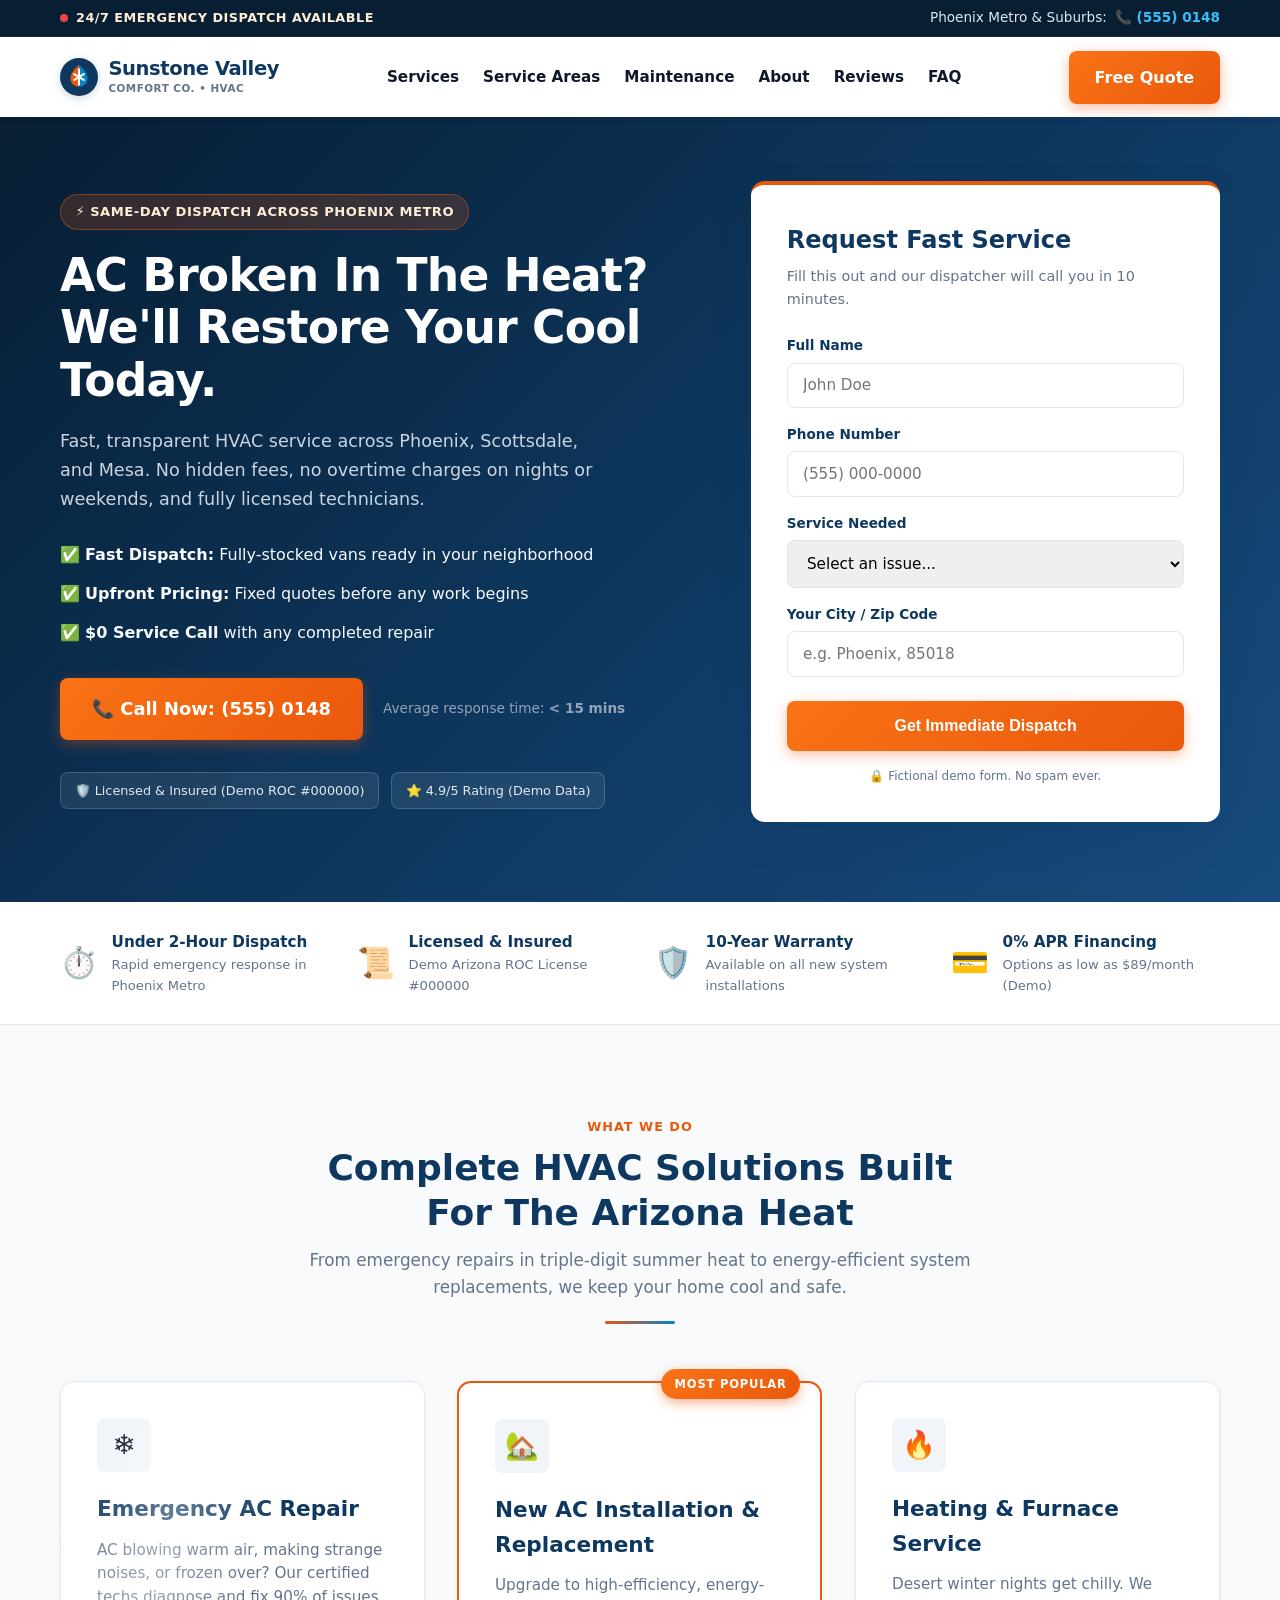
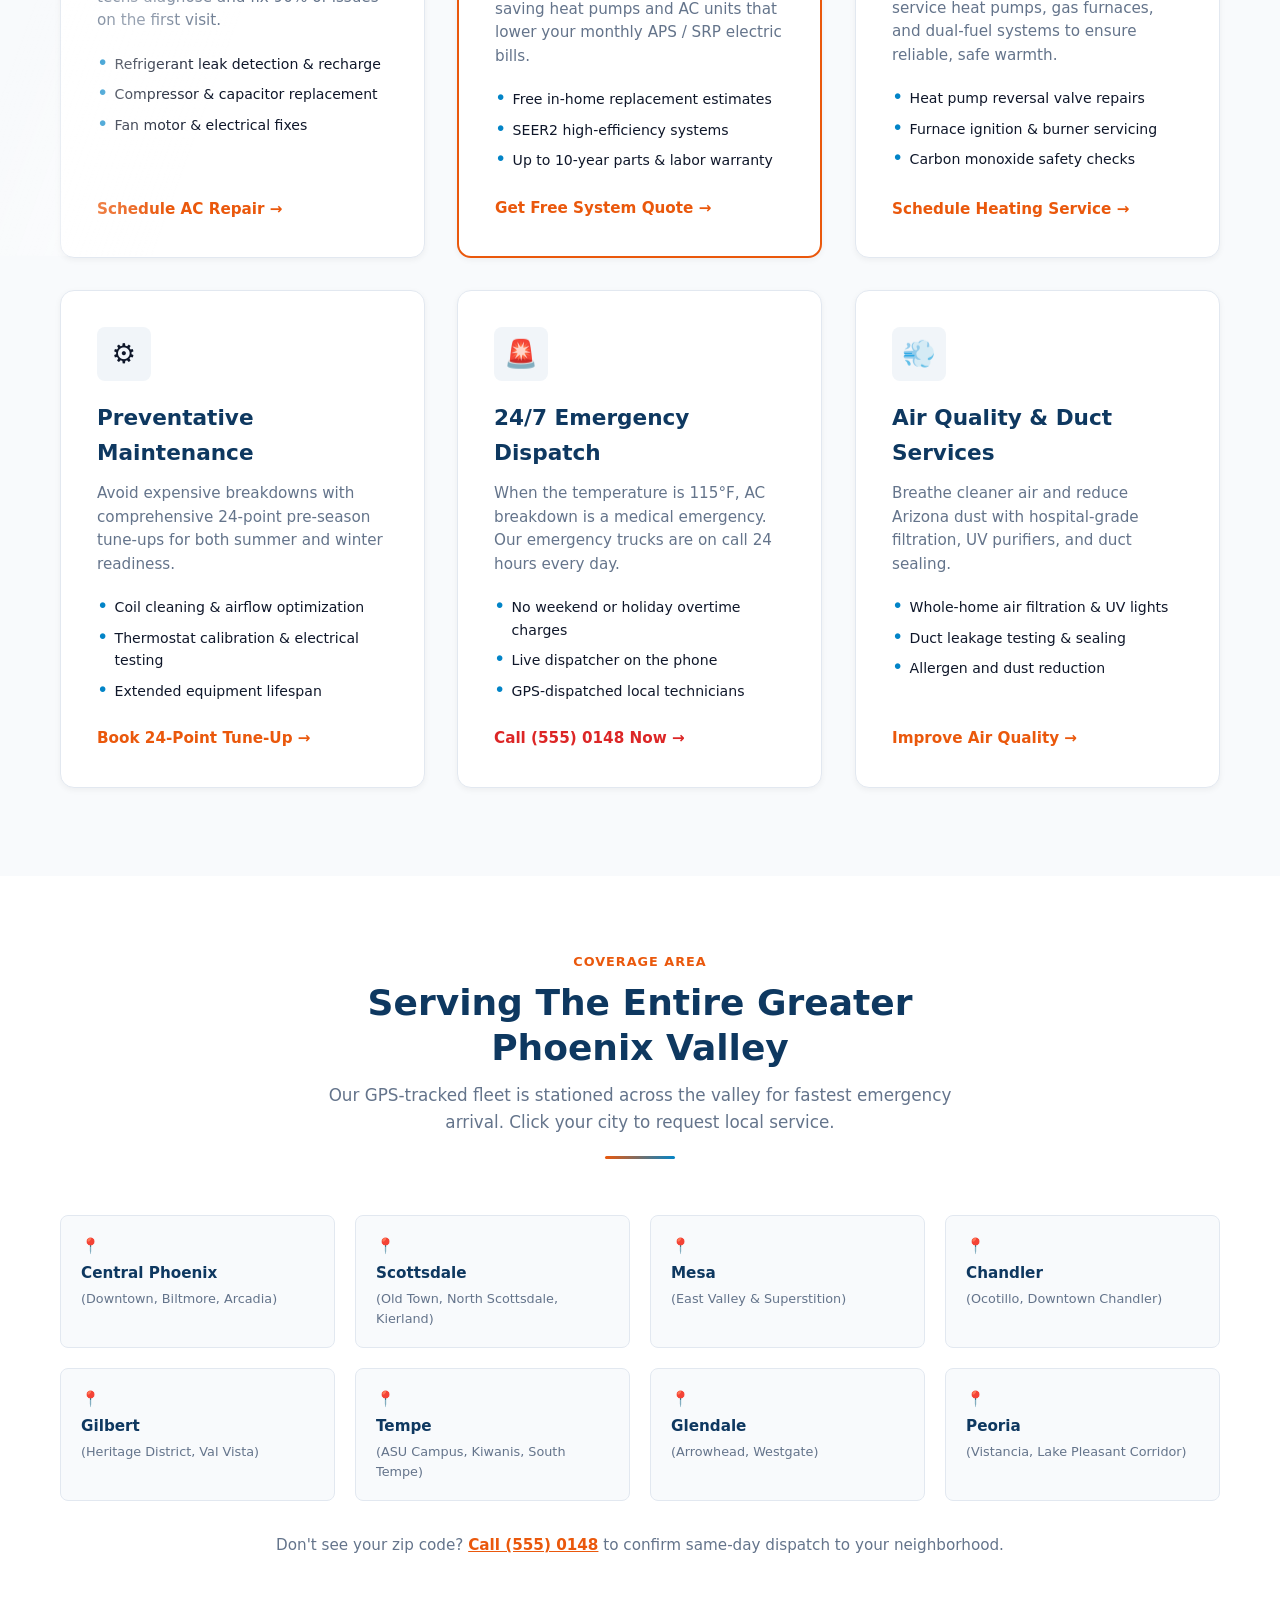
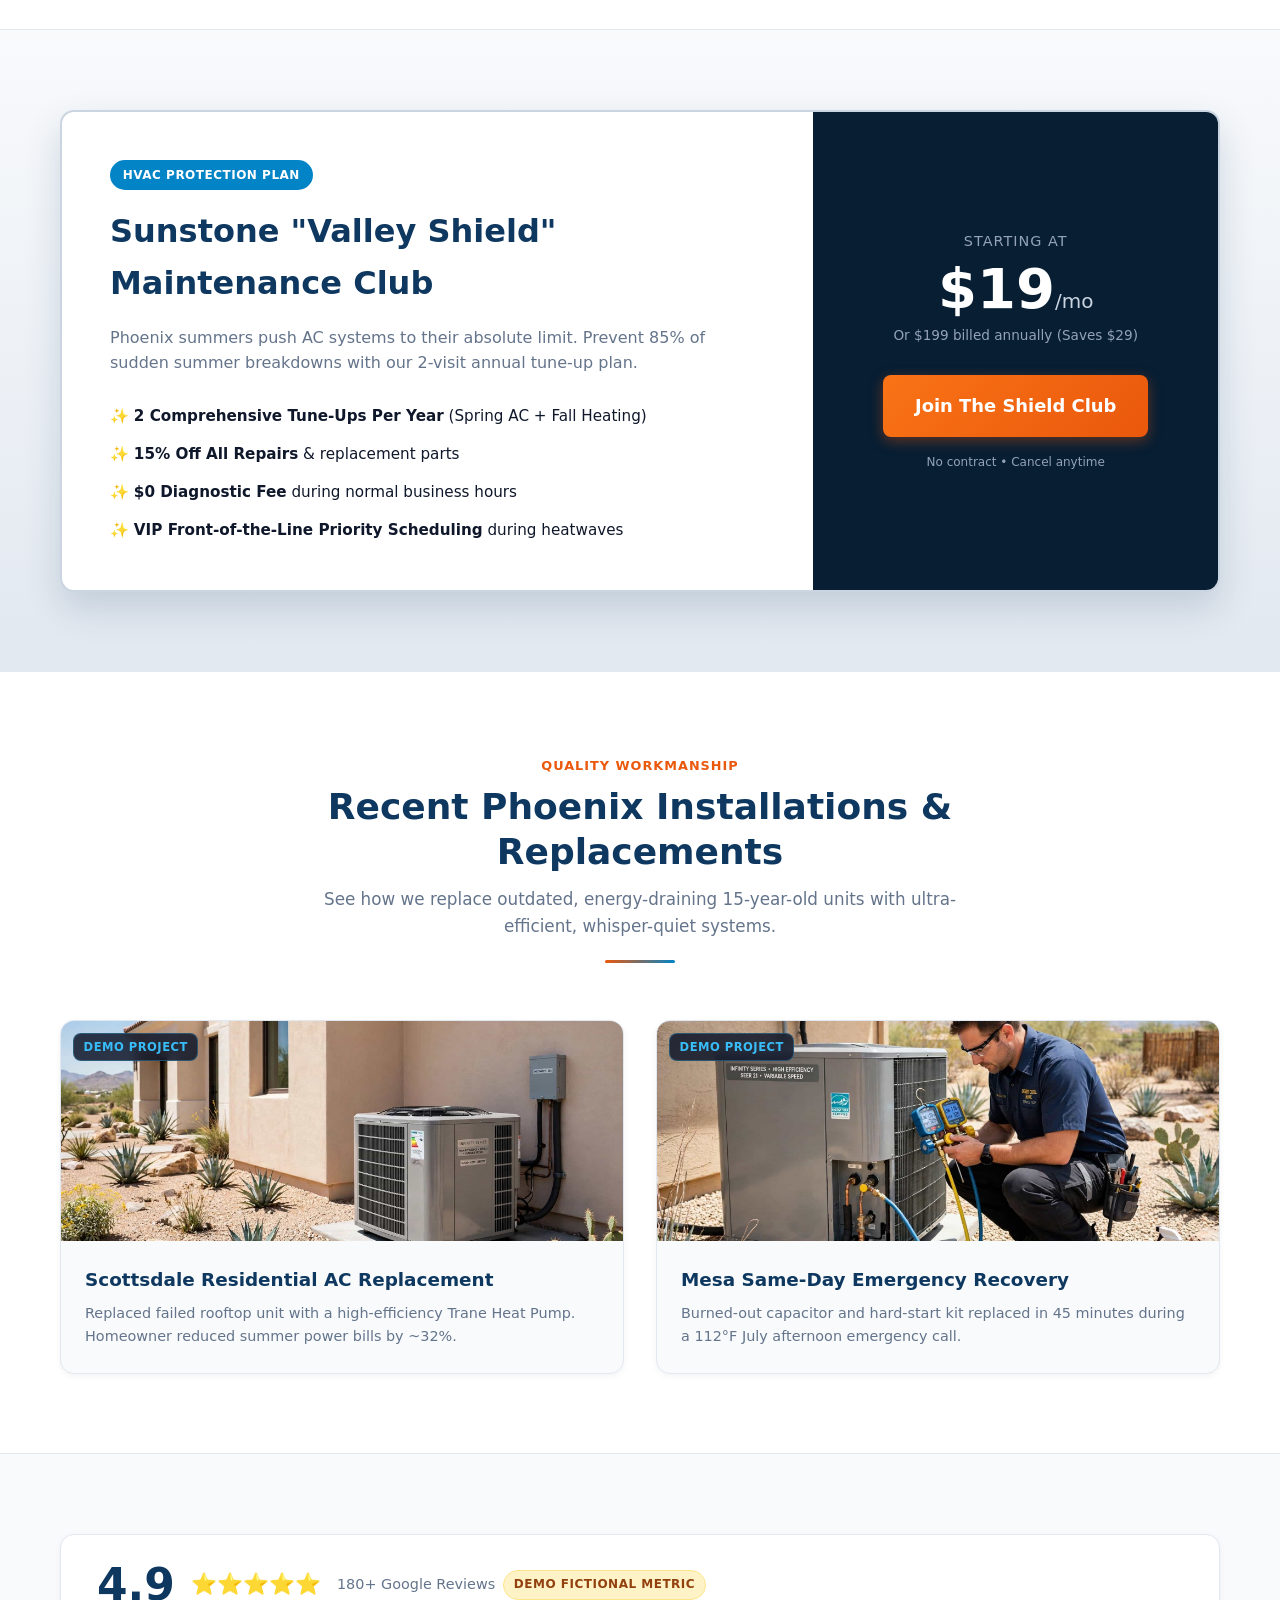
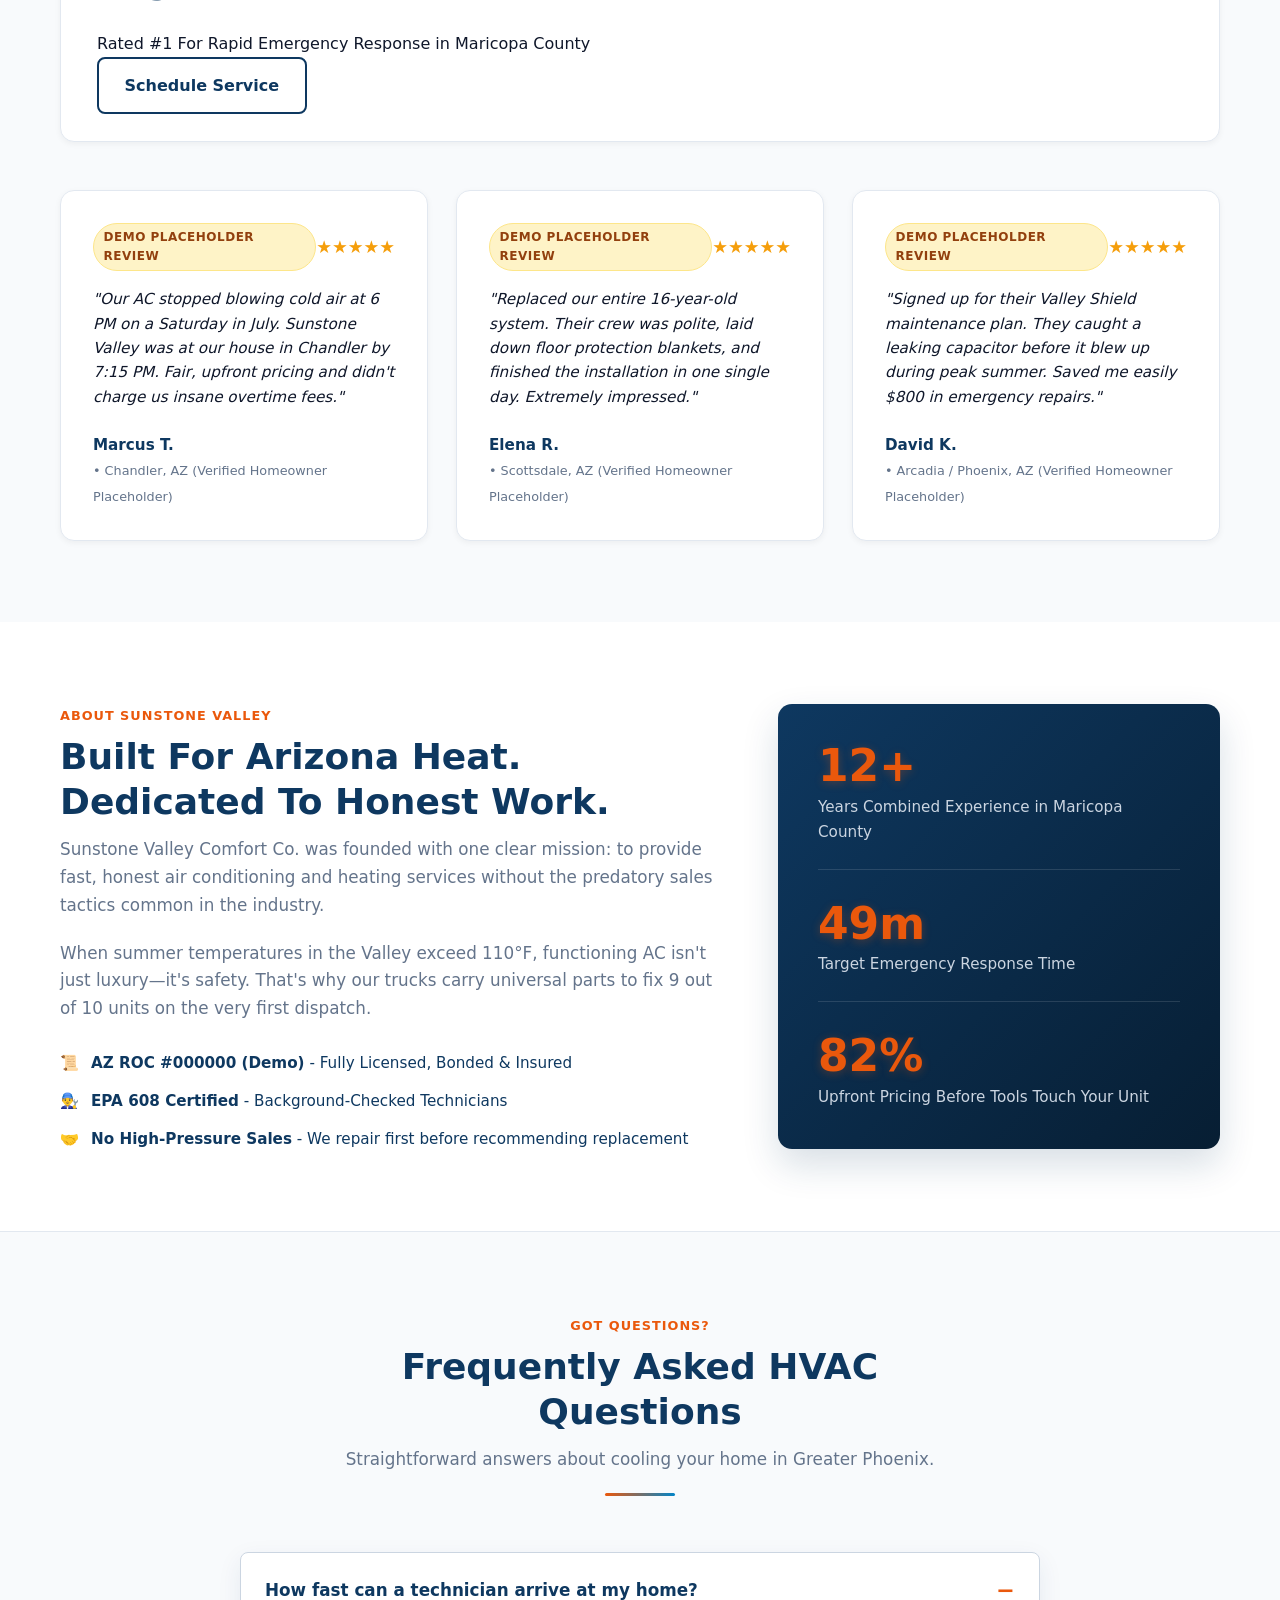
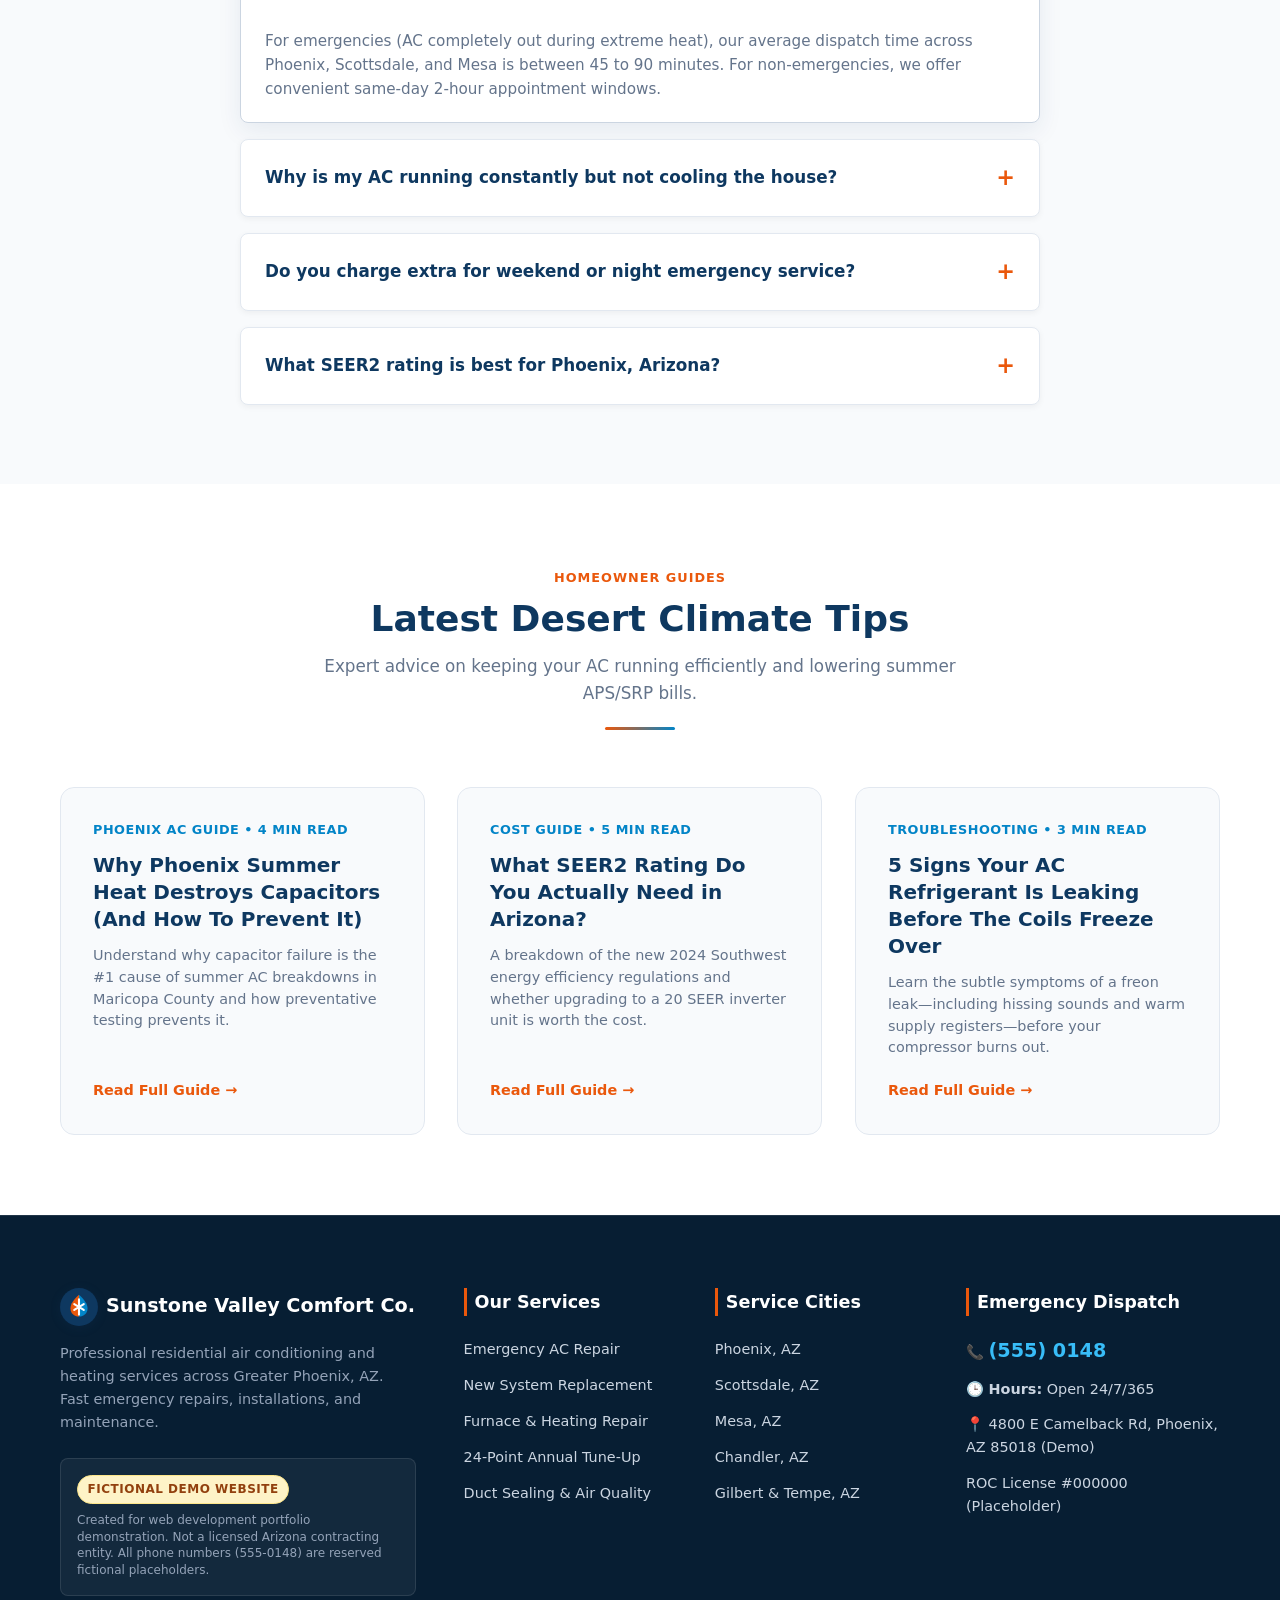
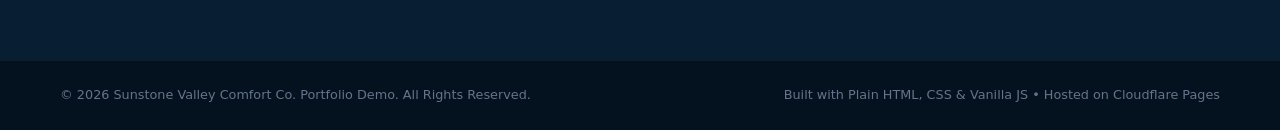
<file: index.html>
<!DOCTYPE html>
<html lang="en">
<head>
  <meta charset="UTF-8">
  <meta name="viewport" content="width=device-width, initial-scale=1.0">
  <title>Sunstone Valley Comfort Co. | 24/7 HVAC & AC Repair in Phoenix, AZ</title>
  <meta name="description" content="Fast, reliable 24/7 AC repair, heating maintenance, and HVAC installation across Phoenix, Scottsdale, and Mesa. Call (555) 0148 for instant dispatch.">
  <meta name="robots" content="index, follow">

  <!-- Unified Custom Brand Favicon -->
  <link rel="icon" type="image/svg+xml" href="data:image/svg+xml,%3Csvg xmlns='http://www.w3.org/2000/svg' viewBox='0 0 40 40'%3E%3Ccircle cx='20' cy='20' r='20' fill='%230E3860'/%3E%3Cpath d='M20 7C14.5 12 11 16.5 11 21.5C11 26.5 15 30 20 30V7Z' fill='%23EA580C'/%3E%3Cpath d='M20 7C25.5 12 29 16.5 29 21.5C29 26.5 25 30 20 30V7Z' fill='%230284C7'/%3E%3Cpath d='M20 12V28M15 17L25 23M15 23L25 17' stroke='%23FFF' stroke-width='2.2' stroke-linecap='round'/%3E%3C/svg%3E">

  <!-- Master Stylesheet -->
  <link rel="stylesheet" href="css/style.css">

  <!-- LocalBusiness SEO Schema -->
  <script type="application/ld+json">
  {
    "@context": "https://schema.org",
    "@type": "HVACBusiness",
    "name": "Sunstone Valley Comfort Co.",
    "telephone": "+1-555-0148",
    "email": "service@sunstonevalleycomfort.demo",
    "url": "https://sunstonevalleycomfort.demo",
    "address": {
      "@type": "PostalAddress",
      "streetAddress": "4800 E Camelback Rd (Demo Address)",
      "addressLocality": "Phoenix",
      "addressRegion": "AZ",
      "postalCode": "85018",
      "addressCountry": "US"
    },
    "geo": {
      "@type": "GeoCoordinates",
      "latitude": 33.5092,
      "longitude": -111.9778
    },
    "areaServed": ["Phoenix", "Scottsdale", "Mesa", "Chandler", "Gilbert", "Tempe"],
    "openingHoursSpecification": [
      {
        "@type": "OpeningHoursSpecification",
        "dayOfWeek": ["Monday", "Tuesday", "Wednesday", "Thursday", "Friday", "Saturday", "Sunday"],
        "opens": "00:00",
        "closes": "23:59"
      }
    ],
    "priceRange": "$$"
  }
  </script>
</head>
<body>

  <!-- 1. Top Emergency Bar -->
  <aside class="top-bar" aria-label="Emergency Announcement">
    <div class="container top-bar-flex">
      <div class="emergency-badge">
        <span class="pulse-dot"></span>
        <strong>24/7 EMERGENCY DISPATCH AVAILABLE</strong>
      </div>
      <div class="top-contact">
        <span>Phoenix Metro &amp; Suburbs:</span>
        <a href="tel:5550148" class="top-phone">📞 (555) 0148</a>
      </div>
    </div>
  </aside>

  <!-- 2. Main Navigation Header -->
  <header class="site-header">
    <div class="container header-flex">
      <a href="index.html" class="brand-logo">
        <svg class="brand-svg" viewBox="0 0 40 40" fill="none" xmlns="http://www.w3.org/2000/svg">
          <circle cx="20" cy="20" r="20" fill="#0E3860"/>
          <path d="M20 7C14.5 12 11 16.5 11 21.5C11 26.5 15 30 20 30V7Z" fill="#EA580C"/>
          <path d="M20 7C25.5 12 29 16.5 29 21.5C29 26.5 25 30 20 30V7Z" fill="#0284C7"/>
          <path d="M20 12V28M15 17L25 23M15 23L25 17" stroke="#FFFFFF" stroke-width="2.2" stroke-linecap="round"/>
        </svg>
        <div class="logo-text">
          <span class="company-name">Sunstone Valley</span>
          <span class="company-tagline">Comfort Co. • HVAC</span>
        </div>
      </a>

      <nav class="main-nav" aria-label="Main Navigation">
        <ul>
          <li><a href="#services">Services</a></li>
          <li><a href="#service-areas">Service Areas</a></li>
          <li><a href="#maintenance">Maintenance</a></li>
          <li><a href="#about">About</a></li>
          <li><a href="#reviews">Reviews</a></li>
          <li><a href="#faq">FAQ</a></li>
        </ul>
      </nav>

      <div class="header-cta">
        <a href="#quote-form" class="btn btn-primary btn-header">Free Quote</a>
      </div>
    </div>
  </header>

  <!-- 3. Hero Section (Choreographed Entrance) -->
  <main>
    <section class="hero-section">
      <div class="container hero-grid">
        
        <div class="hero-content">
          <div class="hero-urgency-chip">
            ⚡ Same-Day Dispatch Across Phoenix Metro
          </div>
          <h1 class="hero-title">
            AC Broken In The Heat? We'll Restore Your Cool Today.
          </h1>
          <p class="hero-subtitle">
            Fast, transparent HVAC service across Phoenix, Scottsdale, and Mesa. No hidden fees, no overtime charges on nights or weekends, and fully licensed technicians.
          </p>

          <ul class="hero-features">
            <li>✅ <strong>Fast Dispatch:</strong> Fully-stocked vans ready in your neighborhood</li>
            <li>✅ <strong>Upfront Pricing:</strong> Fixed quotes before any work begins</li>
            <li>✅ <strong>$0 Service Call</strong> with any completed repair</li>
          </ul>

          <div class="hero-actions">
            <a href="tel:5550148" class="btn btn-primary btn-large">
              📞 Call Now: (555) 0148
            </a>
            <span class="call-subtext">Average response time: <strong>&lt; 15 mins</strong></span>
          </div>

          <div class="trust-pill-group">
            <span class="trust-pill">🛡️ Licensed &amp; Insured (Demo ROC #000000)</span>
            <span class="trust-pill">⭐ 4.9/5 Rating (Demo Data)</span>
          </div>
        </div>

        <div class="hero-form-card" id="quote-form">
          <div class="form-header">
            <h3>Request Fast Service</h3>
            <p>Fill this out and our dispatcher will call you in 10 minutes.</p>
          </div>

          <form action="https://api.web3forms.com/submit" method="POST" class="quote-form">
            <input type="hidden" name="access_key" value="YOUR_ACCESS_KEY_HERE">
            <input type="hidden" name="subject" value="New HVAC Service Request - Sunstone Valley">

            <div class="form-group">
              <label for="fullName">Full Name</label>
              <input type="text" id="fullName" name="name" placeholder="John Doe" required>
            </div>

            <div class="form-group">
              <label for="phoneNumber">Phone Number</label>
              <input type="tel" id="phoneNumber" name="phone" placeholder="(555) 000-0000" required>
            </div>

            <div class="form-group">
              <label for="serviceType">Service Needed</label>
              <select id="serviceType" name="service" required>
                <option value="" disabled selected>Select an issue...</option>
                <option value="AC Repair (Emergency)">AC Repair (No Cool Air / Emergency)</option>
                <option value="Heating / Furnace">Heating / Furnace Issue</option>
                <option value="HVAC Replacement">New System Replacement Estimate</option>
                <option value="Tune-up">Annual Maintenance / Tune-up</option>
              </select>
            </div>

            <div class="form-group">
              <label for="cityArea">Your City / Zip Code</label>
              <input type="text" id="cityArea" name="location" placeholder="e.g. Phoenix, 85018" required>
            </div>

            <button type="submit" class="btn btn-primary btn-submit">
              Get Immediate Dispatch
            </button>
            <p class="form-privacy">🔒 Fictional demo form. No spam ever.</p>
          </form>
        </div>

      </div>
    </section>

    <!-- 4. Trust & Guarantee Strip -->
    <section class="trust-strip">
      <div class="container trust-strip-grid">
        <div class="trust-item reveal">
          <span class="trust-icon">⏱️</span>
          <div>
            <strong>Under 2-Hour Dispatch</strong>
            <p>Rapid emergency response in Phoenix Metro</p>
          </div>
        </div>
        <div class="trust-item reveal">
          <span class="trust-icon">📜</span>
          <div>
            <strong>Licensed &amp; Insured</strong>
            <p>Demo Arizona ROC License #000000</p>
          </div>
        </div>
        <div class="trust-item reveal">
          <span class="trust-icon">🛡️</span>
          <div>
            <strong>10-Year Warranty</strong>
            <p>Available on all new system installations</p>
          </div>
        </div>
        <div class="trust-item reveal">
          <span class="trust-icon">💳</span>
          <div>
            <strong>0% APR Financing</strong>
            <p>Options as low as $89/month (Demo)</p>
          </div>
        </div>
      </div>
    </section>

    <!-- 5. Core Services Section -->
    <section class="services-section" id="services">
      <div class="container">
        
        <div class="section-title-wrap reveal">
          <span class="section-tag">What We Do</span>
          <h2 class="section-title">Complete HVAC Solutions Built For The Arizona Heat</h2>
          <p class="section-subtitle">
            From emergency repairs in triple-digit summer heat to energy-efficient system replacements, we keep your home cool and safe.
          </p>
        </div>

        <div class="services-grid">
          <article class="service-card reveal">
            <div class="service-icon-box">❄️</div>
            <h3>Emergency AC Repair</h3>
            <p>AC blowing warm air, making strange noises, or frozen over? Our certified techs diagnose and fix 90% of issues on the first visit.</p>
            <ul class="service-list">
              <li>Refrigerant leak detection &amp; recharge</li>
              <li>Compressor &amp; capacitor replacement</li>
              <li>Fan motor &amp; electrical fixes</li>
            </ul>
            <a href="#quote-form" class="service-link">Schedule AC Repair →</a>
          </article>

          <article class="service-card featured-service reveal">
            <span class="badge-featured">Most Popular</span>
            <div class="service-icon-box">🏡</div>
            <h3>New AC Installation &amp; Replacement</h3>
            <p>Upgrade to high-efficiency, energy-saving heat pumps and AC units that lower your monthly APS / SRP electric bills.</p>
            <ul class="service-list">
              <li>Free in-home replacement estimates</li>
              <li>SEER2 high-efficiency systems</li>
              <li>Up to 10-year parts &amp; labor warranty</li>
            </ul>
            <a href="#quote-form" class="service-link">Get Free System Quote →</a>
          </article>

          <article class="service-card reveal">
            <div class="service-icon-box">🔥</div>
            <h3>Heating &amp; Furnace Service</h3>
            <p>Desert winter nights get chilly. We service heat pumps, gas furnaces, and dual-fuel systems to ensure reliable, safe warmth.</p>
            <ul class="service-list">
              <li>Heat pump reversal valve repairs</li>
              <li>Furnace ignition &amp; burner servicing</li>
              <li>Carbon monoxide safety checks</li>
            </ul>
            <a href="#quote-form" class="service-link">Schedule Heating Service →</a>
          </article>

          <article class="service-card reveal">
            <div class="service-icon-box">⚙️</div>
            <h3>Preventative Maintenance</h3>
            <p>Avoid expensive breakdowns with comprehensive 24-point pre-season tune-ups for both summer and winter readiness.</p>
            <ul class="service-list">
              <li>Coil cleaning &amp; airflow optimization</li>
              <li>Thermostat calibration &amp; electrical testing</li>
              <li>Extended equipment lifespan</li>
            </ul>
            <a href="#quote-form" class="service-link">Book 24-Point Tune-Up →</a>
          </article>

          <article class="service-card reveal">
            <div class="service-icon-box">🚨</div>
            <h3>24/7 Emergency Dispatch</h3>
            <p>When the temperature is 115°F, AC breakdown is a medical emergency. Our emergency trucks are on call 24 hours every day.</p>
            <ul class="service-list">
              <li>No weekend or holiday overtime charges</li>
              <li>Live dispatcher on the phone</li>
              <li>GPS-dispatched local technicians</li>
            </ul>
            <a href="tel:5550148" class="service-link text-emergency">Call (555) 0148 Now →</a>
          </article>

          <article class="service-card reveal">
            <div class="service-icon-box">💨</div>
            <h3>Air Quality &amp; Duct Services</h3>
            <p>Breathe cleaner air and reduce Arizona dust with hospital-grade filtration, UV purifiers, and duct sealing.</p>
            <ul class="service-list">
              <li>Whole-home air filtration &amp; UV lights</li>
              <li>Duct leakage testing &amp; sealing</li>
              <li>Allergen and dust reduction</li>
            </ul>
            <a href="#quote-form" class="service-link">Improve Air Quality →</a>
          </article>
        </div>

      </div>
    </section>

    <!-- 6. Service Areas Section -->
    <section class="areas-section" id="service-areas">
      <div class="container">
        <div class="section-title-wrap reveal">
          <span class="section-tag">Coverage Area</span>
          <h2 class="section-title">Serving The Entire Greater Phoenix Valley</h2>
          <p class="section-subtitle">
            Our GPS-tracked fleet is stationed across the valley for fastest emergency arrival. Click your city to request local service.
          </p>
        </div>

        <div class="areas-grid reveal">
          <div class="area-chip">📍 <strong>Central Phoenix</strong> <span>(Downtown, Biltmore, Arcadia)</span></div>
          <div class="area-chip">📍 <strong>Scottsdale</strong> <span>(Old Town, North Scottsdale, Kierland)</span></div>
          <div class="area-chip">📍 <strong>Mesa</strong> <span>(East Valley &amp; Superstition)</span></div>
          <div class="area-chip">📍 <strong>Chandler</strong> <span>(Ocotillo, Downtown Chandler)</span></div>
          <div class="area-chip">📍 <strong>Gilbert</strong> <span>(Heritage District, Val Vista)</span></div>
          <div class="area-chip">📍 <strong>Tempe</strong> <span>(ASU Campus, Kiwanis, South Tempe)</span></div>
          <div class="area-chip">📍 <strong>Glendale</strong> <span>(Arrowhead, Westgate)</span></div>
          <div class="area-chip">📍 <strong>Peoria</strong> <span>(Vistancia, Lake Pleasant Corridor)</span></div>
        </div>

        <div class="areas-callout reveal">
          <span>Don't see your zip code?</span>
          <a href="tel:5550148">Call (555) 0148</a> to confirm same-day dispatch to your neighborhood.
        </div>
      </div>
    </section>

    <!-- 7. Maintenance Plan -->
    <section class="maintenance-section" id="maintenance">
      <div class="container">
        <div class="maintenance-card reveal">
          <div class="maintenance-info">
            <span class="badge-vip">HVAC Protection Plan</span>
            <h2>Sunstone "Valley Shield" Maintenance Club</h2>
            <p>
              Phoenix summers push AC systems to their absolute limit. Prevent 85% of sudden summer breakdowns with our 2-visit annual tune-up plan.
            </p>
            <ul class="maintenance-perks">
              <li>✨ <strong>2 Comprehensive Tune-Ups Per Year</strong> (Spring AC + Fall Heating)</li>
              <li>✨ <strong>15% Off All Repairs</strong> &amp; replacement parts</li>
              <li>✨ <strong>$0 Diagnostic Fee</strong> during normal business hours</li>
              <li>✨ <strong>VIP Front-of-the-Line Priority Scheduling</strong> during heatwaves</li>
            </ul>
          </div>
          <div class="maintenance-pricing">
            <span class="price-prefix">Starting At</span>
            <div class="price-figure">$19<span>/mo</span></div>
            <p class="price-note">Or $199 billed annually (Saves $29)</p>
            <a href="#quote-form" class="btn btn-primary btn-large">Join The Shield Club</a>
            <span class="cancel-note">No contract • Cancel anytime</span>
          </div>
        </div>
      </div>
    </section>

    <!-- 8. Real Work Proof / Photo Showcase -->
    <section class="gallery-section" id="gallery">
      <div class="container">
        <div class="section-title-wrap reveal">
          <span class="section-tag">Quality Workmanship</span>
          <h2 class="section-title">Recent Phoenix Installations &amp; Replacements</h2>
          <p class="section-subtitle">
            See how we replace outdated, energy-draining 15-year-old units with ultra-efficient, whisper-quiet systems.
          </p>
        </div>

        <div class="gallery-grid">
          <!-- Card 1 -->
          <div class="gallery-card reveal">
            <div class="gallery-img-wrap">
              <span class="demo-badge-overlay">Demo Project</span>
              <img src="images/hvac-install.jpg" alt="Scottsdale Residential AC Replacement" loading="lazy">
            </div>
            <div class="gallery-details">
              <h4>Scottsdale Residential AC Replacement</h4>
              <p>Replaced failed rooftop unit with a high-efficiency Trane Heat Pump. Homeowner reduced summer power bills by ~32%.</p>
            </div>
          </div>

          <!-- Card 2 -->
          <div class="gallery-card reveal">
            <div class="gallery-img-wrap">
              <span class="demo-badge-overlay">Demo Project</span>
              <img src="images/hvac-repair.jpg" alt="Mesa Same-Day Emergency Recovery" loading="lazy">
            </div>
            <div class="gallery-details">
              <h4>Mesa Same-Day Emergency Recovery</h4>
              <p>Burned-out capacitor and hard-start kit replaced in 45 minutes during a 112°F July afternoon emergency call.</p>
            </div>
          </div>
        </div>
      </div>
    </section>

    <!-- 9. Reviews Section -->
    <section class="reviews-section" id="reviews">
      <div class="container">
        
        <div class="gbp-summary-card reveal">
          <div class="gbp-rating">
            <span class="gbp-score">4.9</span>
            <div class="gbp-stars">⭐⭐⭐⭐⭐</div>
            <span class="gbp-count">180+ Google Reviews <span class="demo-badge">Demo Fictional Metric</span></span>
          </div>
          <div class="gbp-cta">
            <p>Rated #1 For Rapid Emergency Response in Maricopa County</p>
            <a href="#quote-form" class="btn btn-outline">Schedule Service</a>
          </div>
        </div>

        <div class="reviews-grid">
          <div class="review-card reveal">
            <div class="review-header">
              <span class="demo-badge">Demo Placeholder Review</span>
              <div class="review-stars">★★★★★</div>
            </div>
            <p class="review-text">
              "Our AC stopped blowing cold air at 6 PM on a Saturday in July. Sunstone Valley was at our house in Chandler by 7:15 PM. Fair, upfront pricing and didn't charge us insane overtime fees."
            </p>
            <div class="review-author">
              <strong>Marcus T.</strong> <span>• Chandler, AZ (Verified Homeowner Placeholder)</span>
            </div>
          </div>

          <div class="review-card reveal">
            <div class="review-header">
              <span class="demo-badge">Demo Placeholder Review</span>
              <div class="review-stars">★★★★★</div>
            </div>
            <p class="review-text">
              "Replaced our entire 16-year-old system. Their crew was polite, laid down floor protection blankets, and finished the installation in one single day. Extremely impressed."
            </p>
            <div class="review-author">
              <strong>Elena R.</strong> <span>• Scottsdale, AZ (Verified Homeowner Placeholder)</span>
            </div>
          </div>

          <div class="review-card reveal">
            <div class="review-header">
              <span class="demo-badge">Demo Placeholder Review</span>
              <div class="review-stars">★★★★★</div>
            </div>
            <p class="review-text">
              "Signed up for their Valley Shield maintenance plan. They caught a leaking capacitor before it blew up during peak summer. Saved me easily $800 in emergency repairs."
            </p>
            <div class="review-author">
              <strong>David K.</strong> <span>• Arcadia / Phoenix, AZ (Verified Homeowner Placeholder)</span>
            </div>
          </div>
        </div>

      </div>
    </section>

    <!-- 10. About Us -->
    <section class="about-section" id="about">
      <div class="container about-grid">
        <div class="about-content reveal">
          <span class="section-tag">About Sunstone Valley</span>
          <h2 class="section-title">Built For Arizona Heat. Dedicated To Honest Work.</h2>
          <p>
            Sunstone Valley Comfort Co. was founded with one clear mission: to provide fast, honest air conditioning and heating services without the predatory sales tactics common in the industry.
          </p>
          <p>
            When summer temperatures in the Valley exceed 110°F, functioning AC isn't just luxury—it's safety. That's why our trucks carry universal parts to fix 9 out of 10 units on the very first dispatch.
          </p>
          <div class="credentials-list">
            <div class="credential-item">
              <span class="cred-icon">📜</span>
              <span><strong>AZ ROC #000000 (Demo)</strong> - Fully Licensed, Bonded &amp; Insured</span>
            </div>
            <div class="credential-item">
              <span class="cred-icon">👨‍🔧</span>
              <span><strong>EPA 608 Certified</strong> - Background-Checked Technicians</span>
            </div>
            <div class="credential-item">
              <span class="cred-icon">🤝</span>
              <span><strong>No High-Pressure Sales</strong> - We repair first before recommending replacement</span>
            </div>
          </div>
        </div>

        <div class="about-box reveal">
          <div class="about-stat">
            <span class="stat-number" data-target="15" data-suffix="+">0+</span>
            <span class="stat-desc">Years Combined Experience in Maricopa County</span>
          </div>
          <div class="about-stat">
            <span class="stat-number" data-target="60" data-suffix="m">0m</span>
            <span class="stat-desc">Target Emergency Response Time</span>
          </div>
          <div class="about-stat">
            <span class="stat-number" data-target="100" data-suffix="%">0%</span>
            <span class="stat-desc">Upfront Pricing Before Tools Touch Your Unit</span>
          </div>
        </div>
      </div>
    </section>

    <!-- 11. FAQ -->
    <section class="faq-section" id="faq">
      <div class="container">
        <div class="section-title-wrap reveal">
          <span class="section-tag">Got Questions?</span>
          <h2 class="section-title">Frequently Asked HVAC Questions</h2>
          <p class="section-subtitle">Straightforward answers about cooling your home in Greater Phoenix.</p>
        </div>

        <div class="faq-container">
          <details class="faq-item reveal" open>
            <summary class="faq-question">How fast can a technician arrive at my home?</summary>
            <div class="faq-answer">
              <p>For emergencies (AC completely out during extreme heat), our average dispatch time across Phoenix, Scottsdale, and Mesa is between 45 to 90 minutes. For non-emergencies, we offer convenient same-day 2-hour appointment windows.</p>
            </div>
          </details>

          <details class="faq-item reveal">
            <summary class="faq-question">Why is my AC running constantly but not cooling the house?</summary>
            <div class="faq-answer">
              <p>In Arizona summer heat, this is usually caused by a dirty air filter choking airflow, low refrigerant from a microscopic coil leak, or a failing capacitor causing the compressor to overheat and shut off. Turn your thermostat to 'OFF' to prevent burning out the motor and call us immediately.</p>
            </div>
          </details>

          <details class="faq-item reveal">
            <summary class="faq-question">Do you charge extra for weekend or night emergency service?</summary>
            <div class="faq-answer">
              <p>No. We believe you shouldn't be penalized because your AC failed at 7 PM on a Saturday. We offer flat, transparent rates with zero hidden after-hours surcharges.</p>
            </div>
          </details>

          <details class="faq-item reveal">
            <summary class="faq-question">What SEER2 rating is best for Phoenix, Arizona?</summary>
            <div class="faq-answer">
              <p>In the Southwest region, federal regulations require a minimum of 14.3 SEER2 for split systems. However, with Phoenix electricity rates during peak summer hours, investing in a 16 to 18 SEER2 variable-speed unit typically pays for itself in energy savings within 3 to 5 years.</p>
            </div>
          </details>
        </div>
      </div>
    </section>

    <!-- 12. Blog Guides -->
    <section class="blog-section" id="blog">
      <div class="container">
        <div class="section-title-wrap reveal">
          <span class="section-tag">Homeowner Guides</span>
          <h2 class="section-title">Latest Desert Climate Tips</h2>
          <p class="section-subtitle">Expert advice on keeping your AC running efficiently and lowering summer APS/SRP bills.</p>
        </div>

        <div class="blog-grid">
          <article class="blog-card reveal">
            <div class="blog-meta">Phoenix AC Guide • 4 Min Read</div>
            <h3>Why Phoenix Summer Heat Destroys Capacitors (And How To Prevent It)</h3>
            <p>Understand why capacitor failure is the #1 cause of summer AC breakdowns in Maricopa County and how preventative testing prevents it.</p>
            <span class="blog-read-more">Read Full Guide →</span>
          </article>

          <article class="blog-card reveal">
            <div class="blog-meta">Cost Guide • 5 Min Read</div>
            <h3>What SEER2 Rating Do You Actually Need in Arizona?</h3>
            <p>A breakdown of the new 2024 Southwest energy efficiency regulations and whether upgrading to a 20 SEER inverter unit is worth the cost.</p>
            <span class="blog-read-more">Read Full Guide →</span>
          </article>

          <article class="blog-card reveal">
            <div class="blog-meta">Troubleshooting • 3 Min Read</div>
            <h3>5 Signs Your AC Refrigerant Is Leaking Before The Coils Freeze Over</h3>
            <p>Learn the subtle symptoms of a freon leak—including hissing sounds and warm supply registers—before your compressor burns out.</p>
            <span class="blog-read-more">Read Full Guide →</span>
          </article>
        </div>
      </div>
    </section>
  </main>

  <!-- 13. Footer -->
  <footer class="site-footer">
    <div class="container footer-grid">
      <div class="footer-col">
        <div class="footer-logo">
          <svg class="brand-svg" viewBox="0 0 40 40" fill="none" xmlns="http://www.w3.org/2000/svg">
            <circle cx="20" cy="20" r="20" fill="#0E3860"/>
            <path d="M20 7C14.5 12 11 16.5 11 21.5C11 26.5 15 30 20 30V7Z" fill="#EA580C"/>
            <path d="M20 7C25.5 12 29 16.5 29 21.5C29 26.5 25 30 20 30V7Z" fill="#0284C7"/>
            <path d="M20 12V28M15 17L25 23M15 23L25 17" stroke="#FFFFFF" stroke-width="2.2" stroke-linecap="round"/>
          </svg>
          <span class="footer-brand-name">Sunstone Valley Comfort Co.</span>
        </div>
        <p class="footer-desc">
          Professional residential air conditioning and heating services across Greater Phoenix, AZ. Fast emergency repairs, installations, and maintenance.
        </p>
        <div class="footer-compliance">
          <span class="demo-badge">Fictional Demo Website</span>
          <p class="legal-note">Created for web development portfolio demonstration. Not a licensed Arizona contracting entity. All phone numbers (555-0148) are reserved fictional placeholders.</p>
        </div>
      </div>

      <div class="footer-col">
        <h4>Our Services</h4>
        <ul class="footer-links">
          <li><a href="#services">Emergency AC Repair</a></li>
          <li><a href="#services">New System Replacement</a></li>
          <li><a href="#services">Furnace &amp; Heating Repair</a></li>
          <li><a href="#maintenance">24-Point Annual Tune-Up</a></li>
          <li><a href="#services">Duct Sealing &amp; Air Quality</a></li>
        </ul>
      </div>

      <div class="footer-col">
        <h4>Service Cities</h4>
        <ul class="footer-links">
          <li><a href="#service-areas">Phoenix, AZ</a></li>
          <li><a href="#service-areas">Scottsdale, AZ</a></li>
          <li><a href="#service-areas">Mesa, AZ</a></li>
          <li><a href="#service-areas">Chandler, AZ</a></li>
          <li><a href="#service-areas">Gilbert &amp; Tempe, AZ</a></li>
        </ul>
      </div>

      <div class="footer-col">
        <h4>Emergency Dispatch</h4>
        <div class="footer-contact-block">
          <p class="footer-phone">📞 <a href="tel:5550148">(555) 0148</a></p>
          <p class="footer-hours">🕒 <strong>Hours:</strong> Open 24/7/365</p>
          <p class="footer-address">📍 4800 E Camelback Rd, Phoenix, AZ 85018 (Demo)</p>
          <p class="footer-license">ROC License #000000 (Placeholder)</p>
        </div>
      </div>
    </div>

    <div class="footer-bottom">
      <div class="container footer-bottom-flex">
        <p>© 2026 Sunstone Valley Comfort Co. Portfolio Demo. All Rights Reserved.</p>
        <p>Built with Plain HTML, CSS &amp; Vanilla JS • Hosted on Cloudflare Pages</p>
      </div>
    </div>
  </footer>

  <!-- 14. Mobile Sticky Call Bar -->
  <aside class="mobile-sticky-bar" aria-label="Mobile Quick Call">
    <a href="tel:5550148" class="sticky-call-btn">
      <span>🚨 Call 24/7 Dispatch</span>
      <strong>(555) 0148</strong>
    </a>
    <a href="#quote-form" class="sticky-quote-btn">
      Get Quote
    </a>
  </aside>

  <script src="js/main.js"></script>
</body>
</html>
</file>
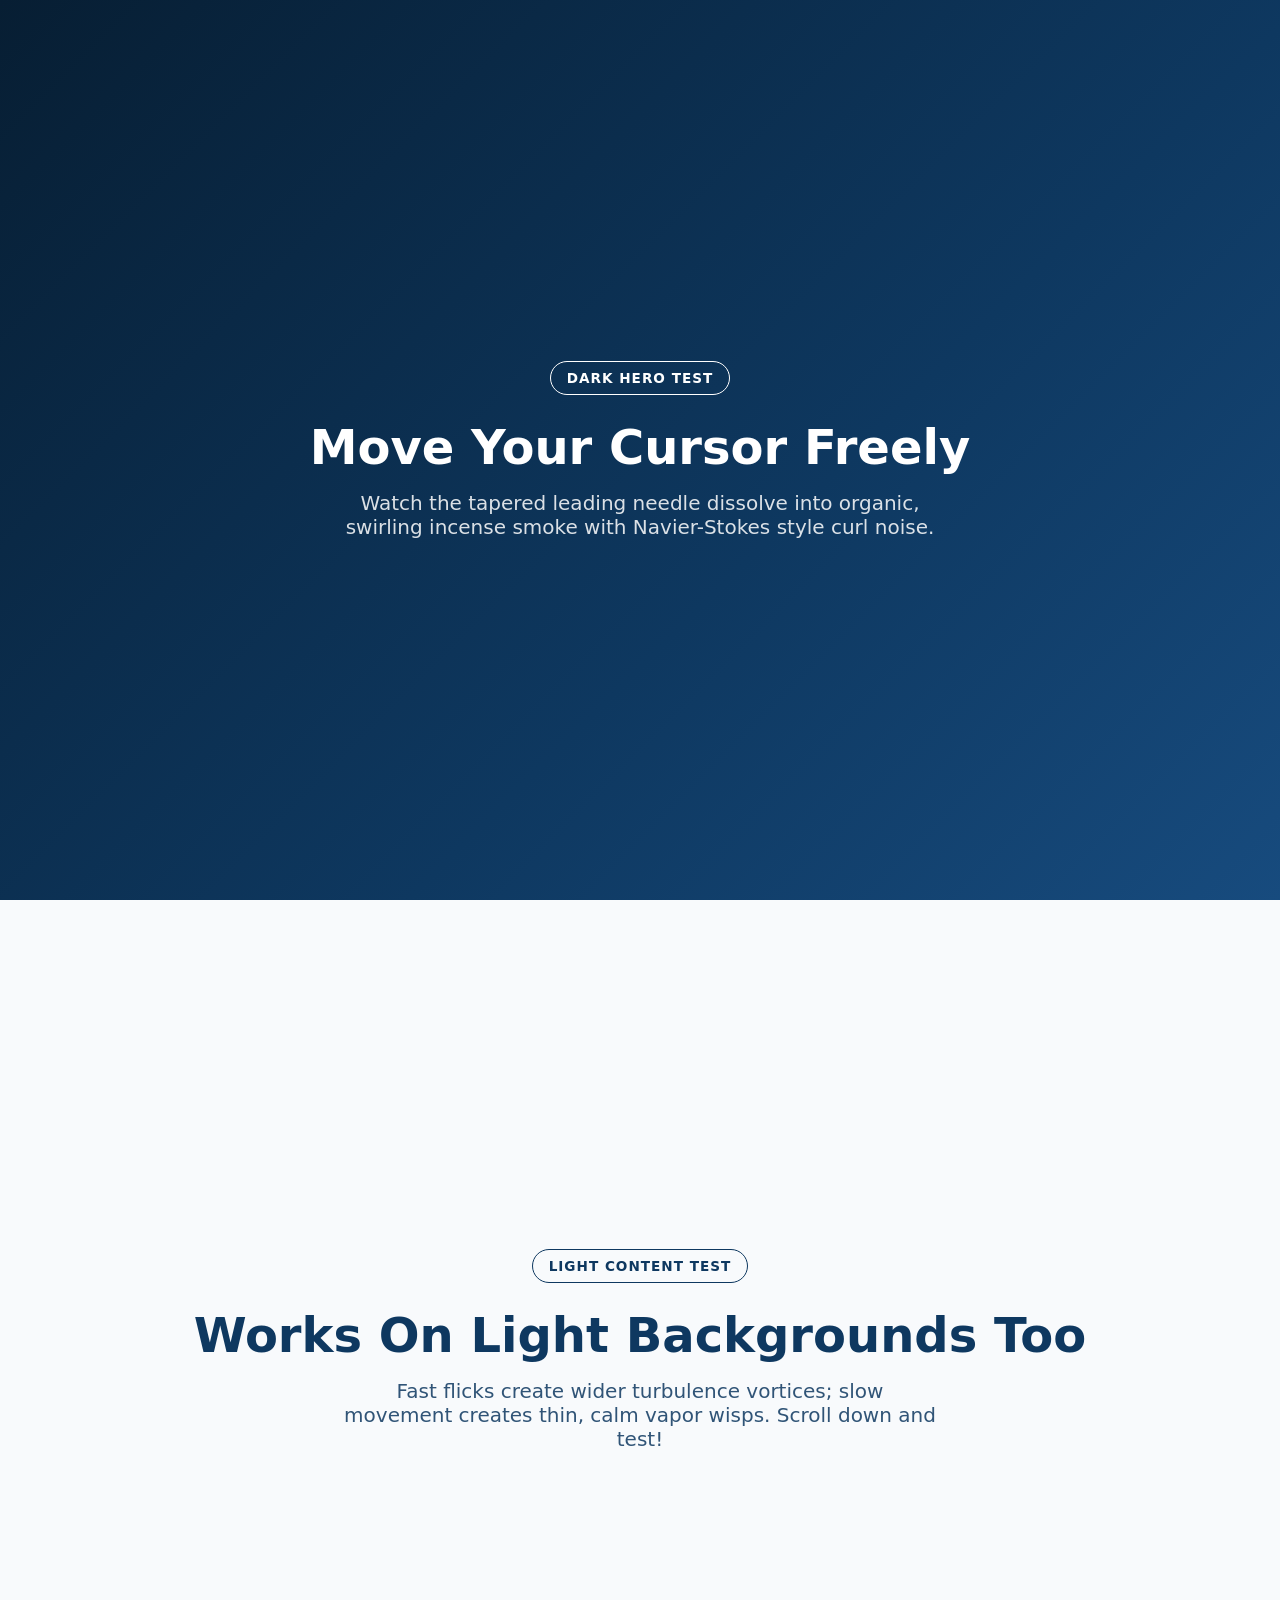
<file: trail-test.html>
<!DOCTYPE html>
<html lang="en">
<head>
  <meta charset="UTF-8">
  <meta name="viewport" content="width=device-width, initial-scale=1.0">
  <title>Awwwards Fluid Smoke Trail Test</title>
  <style>
    * { margin: 0; padding: 0; box-sizing: border-box; }
    body {
      font-family: system-ui, -apple-system, sans-serif;
      min-height: 200vh;
      display: flex;
      flex-direction: column;
      user-select: none;
    }
    .section-dark {
      min-height: 100vh;
      background: linear-gradient(135deg, #071e33 0%, #0e3860 60%, #174b7e 100%);
      color: #ffffff;
      display: flex;
      flex-direction: column;
      align-items: center;
      justify-content: center;
      text-align: center;
      padding: 2rem;
    }
    .section-light {
      min-height: 100vh;
      background: #f8fafc;
      color: #0e3860;
      display: flex;
      flex-direction: column;
      align-items: center;
      justify-content: center;
      text-align: center;
      padding: 2rem;
    }
    h1 { font-size: 3rem; font-weight: 800; margin-bottom: 1rem; }
    p { font-size: 1.25rem; opacity: 0.85; max-width: 600px; }
    .badge {
      display: inline-block;
      padding: 0.5rem 1rem;
      border-radius: 9999px;
      font-size: 0.85rem;
      font-weight: 700;
      text-transform: uppercase;
      letter-spacing: 1px;
      margin-bottom: 1.5rem;
      border: 1px solid currentColor;
    }
  </style>
</head>
<body>

  <!-- Dark Mode Test Area -->
  <section class="section-dark">
    <span class="badge">Dark Hero Test</span>
    <h1>Move Your Cursor Freely</h1>
    <p>Watch the tapered leading needle dissolve into organic, swirling incense smoke with Navier-Stokes style curl noise.</p>
  </section>

  <!-- Light Mode Test Area -->
  <section class="section-light">
    <span class="badge">Light Content Test</span>
    <h1>Works On Light Backgrounds Too</h1>
    <p>Fast flicks create wider turbulence vortices; slow movement creates thin, calm vapor wisps. Scroll down and test!</p>
  </section>

  <!-- SINGLE SCRIPT DROP-IN (The entire magic) -->
  <script src="js/mouse-smoke.js"></script>

</body>
</html>
</file>
<file: css/style.css>
/* ==========================================================================
   SUNSTONE VALLEY COMFORT CO. - MASTER 60 FPS STYLESHEET
   High-Converting US HVAC Lead Generation Architecture
   ========================================================================== */

/* 1. Global Tokens */
:root {
  --primary-navy: #0e3860;
  --primary-navy-dark: #071e33;
  --accent-orange: #ea580c;
  --accent-orange-hover: #c2410c;
  --cool-blue: #0284c7;
  --emergency-red: #dc2626;
  --star-gold: #f59e0b;

  --bg-light: #f8fafc;
  --bg-white: #ffffff;
  --text-main: #0f172a;
  --text-muted: #64748b;
  --border-light: #e2e8f0;

  --shadow-sm: 0 2px 6px rgba(0, 0, 0, 0.05);
  --shadow-md: 0 8px 24px rgba(14, 56, 96, 0.08);
  --shadow-lg: 0 16px 36px rgba(14, 56, 96, 0.16);

  --radius-sm: 8px;
  --radius-md: 14px;
  --radius-pill: 9999px;

  --transition-smooth: 0.24s cubic-bezier(0.16, 1, 0.3, 1);
  --font-sans: system-ui, -apple-system, BlinkMacSystemFont, "Segoe UI", Roboto, Helvetica, Arial, sans-serif;
}

/* 2. Base Reset & 60 FPS Performance Rules */
*, *::before, *::after {
  box-sizing: border-box;
  margin: 0;
  padding: 0;
}

html {
  font-family: var(--font-sans);
  background-color: var(--bg-light);
  color: var(--text-main);
  scroll-behavior: smooth;
  -webkit-text-size-adjust: 100%;
}

body {
  line-height: 1.6;
  overflow-x: hidden;
  max-width: 100vw;
  font-size: 16px;
}

img {
  max-width: 100%;
  height: auto;
  display: block;
}

a {
  color: inherit;
  text-decoration: none;
}

ul {
  list-style: none;
}

.container {
  width: 100%;
  max-width: 1200px;
  margin-inline: auto;
  padding-inline: 1.25rem;
}

/* 3. High-Converting Animated Buttons */
.btn {
  display: inline-flex;
  align-items: center;
  justify-content: center;
  gap: 0.5rem;
  font-weight: 700;
  font-size: 1rem;
  padding: 0.85rem 1.6rem;
  border-radius: var(--radius-sm);
  border: none;
  cursor: pointer;
  transition: transform var(--transition-smooth), box-shadow var(--transition-smooth), background-color var(--transition-smooth);
  will-change: transform;
}

.btn:hover {
  transform: translateY(-2px);
}

.btn:active {
  transform: translateY(1px) scale(0.98);
}

.btn-primary {
  background: linear-gradient(135deg, #f97316 0%, #ea580c 100%);
  color: #ffffff;
  box-shadow: 0 4px 14px rgba(234, 88, 12, 0.38);
}

.btn-primary:hover {
  background: linear-gradient(135deg, #ea580c 0%, #c2410c 100%);
  box-shadow: 0 8px 20px rgba(234, 88, 12, 0.48);
}

.btn-outline {
  background: transparent;
  border: 2px solid var(--primary-navy);
  color: var(--primary-navy);
}

.btn-outline:hover {
  background: var(--primary-navy);
  color: #ffffff;
}

.demo-badge {
  display: inline-block;
  background-color: #fef3c7;
  color: #92400e;
  font-size: 0.75rem;
  font-weight: 700;
  padding: 0.25rem 0.6rem;
  border-radius: var(--radius-pill);
  text-transform: uppercase;
  letter-spacing: 0.5px;
  border: 1px solid #fde68a;
}

/* 4. Top Announcement Bar */
.top-bar {
  background-color: var(--primary-navy-dark);
  color: #e2e8f0;
  font-size: 0.85rem;
  padding: 0.45rem 0;
  border-bottom: 1px solid rgba(255, 255, 255, 0.08);
}

.top-bar-flex {
  display: flex;
  justify-content: space-between;
  align-items: center;
  flex-wrap: wrap;
  gap: 0.5rem;
}

.emergency-badge {
  display: inline-flex;
  align-items: center;
  gap: 0.5rem;
  color: #ffedd5;
  font-weight: 700;
  font-size: 0.8rem;
  letter-spacing: 0.5px;
}

.pulse-dot {
  width: 8px;
  height: 8px;
  background-color: #ef4444;
  border-radius: 50%;
  box-shadow: 0 0 0 0 rgba(239, 68, 68, 0.7);
  animation: pulseBeacon 1.8s infinite;
}

@keyframes pulseBeacon {
  0% { transform: scale(0.95); box-shadow: 0 0 0 0 rgba(239, 68, 68, 0.8); }
  70% { transform: scale(1.1); box-shadow: 0 0 0 8px rgba(239, 68, 68, 0); }
  100% { transform: scale(0.95); box-shadow: 0 0 0 0 rgba(239, 68, 68, 0); }
}

.top-contact {
  display: flex;
  align-items: center;
  gap: 0.5rem;
}

.top-phone {
  color: #38bdf8;
  font-weight: 700;
}

/* 5. Sticky Navigation Header */
.site-header {
  background-color: var(--bg-white);
  box-shadow: var(--shadow-sm);
  position: sticky;
  top: 0;
  z-index: 100;
  backdrop-filter: blur(8px);
}

.header-flex {
  display: flex;
  align-items: center;
  justify-content: space-between;
  padding-block: 0.85rem;
}

.brand-logo {
  display: flex;
  align-items: center;
  gap: 0.65rem;
}

.logo-icon {
  font-size: 1.8rem;
  line-height: 1;
  display: inline-flex;
}

.logo-text {
  display: flex;
  flex-direction: column;
}

.company-name {
  font-size: 1.25rem;
  font-weight: 800;
  color: var(--primary-navy);
  line-height: 1.1;
  letter-spacing: -0.4px;
}

.company-tagline {
  font-size: 0.72rem;
  color: var(--text-muted);
  text-transform: uppercase;
  font-weight: 600;
  letter-spacing: 0.5px;
}

.main-nav ul {
  display: flex;
  gap: 1.5rem;
}

.main-nav a {
  font-size: 0.95rem;
  font-weight: 600;
  color: var(--text-main);
  transition: color var(--transition-smooth);
}

.main-nav a:hover {
  color: var(--accent-orange);
}

/* 6. Clean Hero Section (NO OVERLAYS, NO CIRCLES) */
.hero-section {
  background: linear-gradient(135deg, #071e33 0%, #0e3860 55%, #174b7e 100%);
  color: #ffffff;
  padding: 4rem 0 5rem;
  position: relative;
  overflow: hidden;
}

.hero-grid {
  display: grid;
  grid-template-columns: 1.15fr 0.85fr;
  gap: 3.5rem;
  align-items: center;
}

.hero-content {
  display: flex;
  flex-direction: column;
  animation: heroFadeIn 0.8s ease-out;
}

@keyframes heroFadeIn {
  from { opacity: 0; transform: translateY(16px); }
  to { opacity: 1; transform: translateY(0); }
}

.hero-urgency-chip {
  display: inline-flex;
  align-items: center;
  gap: 0.35rem;
  background: rgba(234, 88, 12, 0.2);
  color: #ffedd5;
  border: 1px solid rgba(234, 88, 12, 0.45);
  font-weight: 700;
  font-size: 0.82rem;
  padding: 0.4rem 0.9rem;
  border-radius: var(--radius-pill);
  margin-bottom: 1.25rem;
  text-transform: uppercase;
  letter-spacing: 0.5px;
  width: fit-content;
}

.hero-title {
  font-size: 2.85rem;
  font-weight: 800;
  line-height: 1.15;
  letter-spacing: -0.8px;
  margin-bottom: 1.25rem;
  color: #ffffff;
  text-transform: none !important;
}

.hero-subtitle {
  font-size: 1.1rem;
  line-height: 1.65;
  color: #cbd5e1;
  margin-bottom: 1.75rem;
  max-width: 540px;
  text-transform: none !important;
}

.hero-features {
  display: flex;
  flex-direction: column;
  gap: 0.85rem;
  margin-bottom: 2rem;
}

.hero-features li {
  font-size: 1rem;
  color: #f8fafc;
  text-transform: none !important;
}

.hero-actions {
  display: flex;
  align-items: center;
  gap: 1.25rem;
  flex-wrap: wrap;
  margin-bottom: 2rem;
}

.btn-large {
  font-size: 1.12rem;
  padding: 1.05rem 2rem;
  animation: callGlow 3s infinite ease-in-out;
}

@keyframes callGlow {
  0%, 100% { box-shadow: 0 4px 14px rgba(234, 88, 12, 0.4); }
  50% { box-shadow: 0 6px 26px rgba(234, 88, 12, 0.7); }
}

.call-subtext {
  font-size: 0.85rem;
  color: #94a3b8;
}

.trust-pill-group {
  display: flex;
  flex-wrap: wrap;
  gap: 0.75rem;
}

.trust-pill {
  background: rgba(255, 255, 255, 0.08);
  border: 1px solid rgba(255, 255, 255, 0.16);
  font-size: 0.8rem;
  padding: 0.45rem 0.85rem;
  border-radius: var(--radius-sm);
  color: #e2e8f0;
}

/* 7. Quote Form Card */
.hero-form-card {
  background: var(--bg-white);
  color: var(--text-main);
  padding: 2.25rem;
  border-radius: var(--radius-md);
  box-shadow: var(--shadow-lg);
  border-top: 4px solid var(--accent-orange);
  animation: heroFadeIn 1s ease-out;
}

.form-header h3 {
  font-size: 1.5rem;
  font-weight: 800;
  color: var(--primary-navy);
  margin-bottom: 0.35rem;
}

.form-header p {
  font-size: 0.9rem;
  color: var(--text-muted);
  margin-bottom: 1.5rem;
}

.quote-form {
  display: flex;
  flex-direction: column;
  gap: 1rem;
}

.form-group {
  display: flex;
  flex-direction: column;
  gap: 0.35rem;
  text-align: left;
}

.form-group label {
  font-size: 0.85rem;
  font-weight: 700;
  color: var(--primary-navy);
}

.form-group input,
.form-group select {
  width: 100%;
  padding: 0.8rem 0.95rem;
  border: 1px solid var(--border-light);
  border-radius: var(--radius-sm);
  font-size: 0.95rem;
  font-family: inherit;
  transition: all var(--transition-smooth);
}

.form-group input:focus,
.form-group select:focus {
  outline: none;
  border-color: var(--cool-blue);
  box-shadow: 0 0 0 3px rgba(2, 132, 199, 0.16);
  transform: translateY(-1px);
}

.btn-submit {
  width: 100%;
  padding: 1rem;
  margin-top: 0.5rem;
}

.form-privacy {
  text-align: center;
  font-size: 0.75rem;
  color: var(--text-muted);
}

/* 8. Trust & Guarantee Strip */
.trust-strip {
  background-color: var(--bg-white);
  border-bottom: 1px solid var(--border-light);
  padding: 1.75rem 0;
  box-shadow: var(--shadow-sm);
}

.trust-strip-grid {
  display: grid;
  grid-template-columns: repeat(auto-fit, minmax(220px, 1fr));
  gap: 1.75rem;
}

.trust-item {
  display: flex;
  align-items: center;
  gap: 0.85rem;
  transition: transform var(--transition-smooth);
}

.trust-item:hover {
  transform: translateY(-2px);
}

.trust-icon {
  font-size: 1.9rem;
}

.trust-item strong {
  display: block;
  font-size: 0.95rem;
  color: var(--primary-navy);
}

.trust-item p {
  font-size: 0.82rem;
  color: var(--text-muted);
}

/* 9. Core Services Section */
.services-section {
  padding: 5.5rem 0;
  background-color: var(--bg-light);
}

.section-title-wrap {
  text-align: center;
  max-width: 680px;
  margin: 0 auto 3.5rem;
}

.section-tag {
  display: inline-block;
  font-size: 0.8rem;
  font-weight: 800;
  text-transform: uppercase;
  color: var(--accent-orange);
  letter-spacing: 1px;
  margin-bottom: 0.5rem;
}

.section-title {
  font-size: 2.25rem;
  font-weight: 800;
  color: var(--primary-navy);
  line-height: 1.25;
  margin-bottom: 0.75rem;
}

.section-subtitle {
  font-size: 1.05rem;
  color: var(--text-muted);
}

.services-grid {
  display: grid;
  grid-template-columns: repeat(auto-fit, minmax(320px, 1fr));
  gap: 2rem;
}

.service-card {
  background: var(--bg-white);
  padding: 2.25rem;
  border-radius: var(--radius-md);
  border: 1px solid var(--border-light);
  box-shadow: var(--shadow-sm);
  display: flex;
  flex-direction: column;
  transition: transform var(--transition-smooth), box-shadow var(--transition-smooth), border-color var(--transition-smooth);
  position: relative;
  will-change: transform;
}

.service-card:hover {
  transform: translateY(-6px);
  box-shadow: var(--shadow-lg);
  border-color: #cbd5e1;
}

.featured-service {
  border: 2px solid var(--accent-orange);
}

.badge-featured {
  position: absolute;
  top: -12px;
  right: 20px;
  background: var(--accent-orange);
  color: #fff;
  font-size: 0.75rem;
  font-weight: 800;
  padding: 0.3rem 0.75rem;
  border-radius: var(--radius-pill);
  text-transform: uppercase;
  letter-spacing: 0.5px;
}

.service-icon-box {
  width: 54px;
  height: 54px;
  background: #f1f5f9;
  border-radius: var(--radius-sm);
  display: flex;
  align-items: center;
  justify-content: center;
  font-size: 1.7rem;
  margin-bottom: 1.25rem;
  transition: transform var(--transition-smooth);
}

.service-card:hover .service-icon-box {
  transform: scale(1.1) rotate(5deg);
}

.service-card h3 {
  font-size: 1.35rem;
  font-weight: 700;
  color: var(--primary-navy);
  margin-bottom: 0.75rem;
}

.service-card p {
  font-size: 0.95rem;
  color: var(--text-muted);
  margin-bottom: 1.25rem;
  line-height: 1.55;
}

.service-list {
  display: flex;
  flex-direction: column;
  gap: 0.5rem;
  margin-bottom: 1.5rem;
  font-size: 0.88rem;
  color: var(--text-main);
}

.service-list li {
  position: relative;
  padding-left: 1.1rem;
}

.service-list li::before {
  content: "•";
  position: absolute;
  left: 0;
  color: var(--cool-blue);
  font-size: 1.2rem;
  line-height: 1;
}

.service-link {
  margin-top: auto;
  font-weight: 700;
  font-size: 0.95rem;
  color: var(--accent-orange);
  display: inline-flex;
  align-items: center;
  gap: 0.35rem;
  transition: gap var(--transition-smooth);
}

.service-link:hover {
  gap: 0.65rem;
}

.text-emergency {
  color: var(--emergency-red);
}

/* 10. Service Areas Section */
.areas-section {
  padding: 4.5rem 0;
  background-color: var(--bg-white);
  border-bottom: 1px solid var(--border-light);
}

.areas-grid {
  display: grid;
  grid-template-columns: repeat(auto-fit, minmax(260px, 1fr));
  gap: 1.25rem;
  margin-bottom: 2rem;
}

.area-chip {
  background: var(--bg-light);
  padding: 1.1rem 1.25rem;
  border-radius: var(--radius-sm);
  border: 1px solid var(--border-light);
  font-size: 0.95rem;
  color: var(--primary-navy);
  display: flex;
  flex-direction: column;
  gap: 0.2rem;
  transition: all var(--transition-smooth);
}

.area-chip:hover {
  background: #ffffff;
  border-color: var(--cool-blue);
  box-shadow: var(--shadow-sm);
  transform: translateY(-3px);
}

.area-chip span {
  font-size: 0.8rem;
  color: var(--text-muted);
}

.areas-callout {
  text-align: center;
  font-size: 0.95rem;
  color: var(--text-muted);
}

.areas-callout a {
  color: var(--accent-orange);
  font-weight: 700;
  text-decoration: underline;
}

/* 11. Maintenance Club Section */
.maintenance-section {
  padding: 5rem 0;
  background: linear-gradient(180deg, #f8fafc 0%, #e2e8f0 100%);
}

.maintenance-card {
  background: var(--bg-white);
  border-radius: var(--radius-md);
  box-shadow: var(--shadow-lg);
  display: grid;
  grid-template-columns: 1.3fr 0.7fr;
  overflow: hidden;
  border: 2px solid #cbd5e1;
}

.maintenance-info {
  padding: 3rem;
}

.badge-vip {
  display: inline-block;
  background: #0284c7;
  color: #fff;
  font-size: 0.75rem;
  font-weight: 800;
  padding: 0.35rem 0.8rem;
  border-radius: var(--radius-pill);
  text-transform: uppercase;
  letter-spacing: 0.5px;
  margin-bottom: 1rem;
}

.maintenance-info h2 {
  font-size: 2rem;
  font-weight: 800;
  color: var(--primary-navy);
  margin-bottom: 1rem;
}

.maintenance-info p {
  color: var(--text-muted);
  font-size: 1rem;
  margin-bottom: 1.75rem;
}

.maintenance-perks {
  display: flex;
  flex-direction: column;
  gap: 0.85rem;
}

.maintenance-perks li {
  font-size: 0.95rem;
  color: var(--text-main);
}

.maintenance-pricing {
  background: var(--primary-navy-dark);
  color: #ffffff;
  padding: 3rem 2.5rem;
  display: flex;
  flex-direction: column;
  align-items: center;
  justify-content: center;
  text-align: center;
}

.price-prefix {
  font-size: 0.9rem;
  color: #94a3b8;
  text-transform: uppercase;
  letter-spacing: 1px;
}

.price-figure {
  font-size: 3.5rem;
  font-weight: 900;
  color: #ffffff;
  line-height: 1;
  margin: 0.5rem 0;
}

.price-figure span {
  font-size: 1.25rem;
  font-weight: 500;
  color: #cbd5e1;
}

.price-note {
  font-size: 0.85rem;
  color: #94a3b8;
  margin-bottom: 1.75rem;
}

.cancel-note {
  margin-top: 1rem;
  font-size: 0.75rem;
  color: #94a3b8;
}

/* 12. Before/After Gallery */
.gallery-section {
  padding: 5rem 0;
  background-color: var(--bg-white);
  border-bottom: 1px solid var(--border-light);
}

.gallery-grid {
  display: grid;
  grid-template-columns: repeat(auto-fit, minmax(320px, 1fr));
  gap: 2rem;
}

.gallery-card {
  border: 1px solid var(--border-light);
  border-radius: var(--radius-md);
  overflow: hidden;
  background: var(--bg-light);
  box-shadow: var(--shadow-sm);
  transition: transform var(--transition-smooth);
}

.gallery-card:hover {
  transform: translateY(-4px);
}

.gallery-visual-placeholder {
  height: 220px;
  background: linear-gradient(135deg, #1e293b 0%, #334155 100%);
  display: flex;
  flex-direction: column;
  align-items: center;
  justify-content: center;
  padding: 1.5rem;
  color: #f8fafc;
  text-align: center;
  gap: 0.75rem;
}

.placeholder-graphic {
  font-weight: 700;
  font-size: 0.95rem;
  letter-spacing: 0.5px;
  color: #38bdf8;
}

.gallery-details {
  padding: 1.5rem;
}

.gallery-details h4 {
  font-size: 1.15rem;
  font-weight: 700;
  color: var(--primary-navy);
  margin-bottom: 0.5rem;
}

.gallery-details p {
  font-size: 0.9rem;
  color: var(--text-muted);
}

/* 13. Customer Reviews Section */
.reviews-section {
  padding: 5rem 0;
  background-color: var(--bg-light);
}

.gbp-summary-card {
  background: var(--bg-white);
  border-radius: var(--radius-md);
  padding: 1.75rem 2.25rem;
  display: flex;
  justify-content: space-between;
  align-items: center;
  flex-wrap: wrap;
  gap: 1.5rem;
  border: 1px solid var(--border-light);
  box-shadow: var(--shadow-sm);
  margin-bottom: 3rem;
}

.gbp-rating {
  display: flex;
  align-items: center;
  gap: 1rem;
  flex-wrap: wrap;
}

.gbp-score {
  font-size: 2.75rem;
  font-weight: 900;
  color: var(--primary-navy);
  line-height: 1;
}

.gbp-stars {
  font-size: 1.3rem;
}

.gbp-count {
  font-size: 0.9rem;
  color: var(--text-muted);
  display: flex;
  align-items: center;
  gap: 0.5rem;
}

.reviews-grid {
  display: grid;
  grid-template-columns: repeat(auto-fit, minmax(300px, 1fr));
  gap: 1.75rem;
}

.review-card {
  background: var(--bg-white);
  padding: 2rem;
  border-radius: var(--radius-md);
  border: 1px solid var(--border-light);
  box-shadow: var(--shadow-sm);
  display: flex;
  flex-direction: column;
  justify-content: space-between;
  transition: transform var(--transition-smooth);
}

.review-card:hover {
  transform: translateY(-4px);
}

.review-header {
  display: flex;
  justify-content: space-between;
  align-items: center;
  margin-bottom: 1rem;
}

.review-stars {
  color: var(--star-gold);
  font-size: 1.1rem;
}

.review-text {
  font-size: 0.95rem;
  color: var(--text-main);
  line-height: 1.6;
  font-style: italic;
  margin-bottom: 1.5rem;
}

.review-author strong {
  display: block;
  font-size: 0.95rem;
  color: var(--primary-navy);
}

.review-author span {
  font-size: 0.8rem;
  color: var(--text-muted);
}

/* 14. About Us & Credentials */
.about-section {
  padding: 5rem 0;
  background-color: var(--bg-white);
  border-bottom: 1px solid var(--border-light);
}

.about-grid {
  display: grid;
  grid-template-columns: 1.2fr 0.8fr;
  gap: 3.5rem;
  align-items: center;
}

.about-content p {
  color: var(--text-muted);
  font-size: 1.05rem;
  margin-bottom: 1.25rem;
  line-height: 1.65;
}

.credentials-list {
  display: flex;
  flex-direction: column;
  gap: 0.85rem;
  margin-top: 1.75rem;
}

.credential-item {
  display: flex;
  align-items: center;
  gap: 0.75rem;
  font-size: 0.95rem;
  color: var(--primary-navy);
}

.about-box {
  background: linear-gradient(135deg, #0e3860 0%, #071e33 100%);
  color: #fff;
  padding: 2.5rem;
  border-radius: var(--radius-md);
  box-shadow: var(--shadow-lg);
  display: flex;
  flex-direction: column;
  gap: 2rem;
}

.about-stat {
  border-bottom: 1px solid rgba(255, 255, 255, 0.12);
  padding-bottom: 1.5rem;
}

.about-stat:last-child {
  border-bottom: none;
  padding-bottom: 0;
}

.stat-number {
  display: block;
  font-size: 2.75rem;
  font-weight: 900;
  color: var(--accent-orange);
  line-height: 1;
  margin-bottom: 0.35rem;
}

.stat-desc {
  font-size: 0.95rem;
  color: #cbd5e1;
}

/* 15. FAQ Accordion */
.faq-section {
  padding: 5rem 0;
  background-color: var(--bg-light);
}

.faq-container {
  max-width: 800px;
  margin: 0 auto;
  display: flex;
  flex-direction: column;
  gap: 1rem;
}

.faq-item {
  background: var(--bg-white);
  border: 1px solid var(--border-light);
  border-radius: var(--radius-sm);
  box-shadow: var(--shadow-sm);
  overflow: hidden;
  transition: all var(--transition-smooth);
}

.faq-item[open] {
  border-color: #cbd5e1;
  box-shadow: var(--shadow-md);
}

.faq-question {
  padding: 1.25rem 1.5rem;
  font-weight: 700;
  font-size: 1.05rem;
  color: var(--primary-navy);
  cursor: pointer;
  list-style: none;
  display: flex;
  justify-content: space-between;
  align-items: center;
}

.faq-question::-webkit-details-marker {
  display: none;
}

.faq-question::after {
  content: "+";
  font-size: 1.4rem;
  color: var(--accent-orange);
  font-weight: 600;
  transition: transform var(--transition-smooth);
}

.faq-item[open] .faq-question::after {
  content: "−";
}

.faq-answer {
  padding: 0 1.5rem 1.25rem;
  color: var(--text-muted);
  font-size: 0.95rem;
  line-height: 1.6;
}

/* 16. Blog Section */
.blog-section {
  padding: 5rem 0;
  background-color: var(--bg-white);
}

.blog-grid {
  display: grid;
  grid-template-columns: repeat(auto-fit, minmax(300px, 1fr));
  gap: 2rem;
}

.blog-card {
  background: var(--bg-light);
  border: 1px solid var(--border-light);
  border-radius: var(--radius-md);
  padding: 2rem;
  display: flex;
  flex-direction: column;
  transition: transform var(--transition-smooth), box-shadow var(--transition-smooth);
  cursor: pointer;
}

.blog-card:hover {
  transform: translateY(-5px);
  box-shadow: var(--shadow-md);
}

.blog-meta {
  font-size: 0.8rem;
  font-weight: 700;
  text-transform: uppercase;
  color: var(--cool-blue);
  letter-spacing: 0.5px;
  margin-bottom: 0.75rem;
}

.blog-card h3 {
  font-size: 1.25rem;
  font-weight: 700;
  color: var(--primary-navy);
  line-height: 1.35;
  margin-bottom: 0.75rem;
}

.blog-card p {
  font-size: 0.9rem;
  color: var(--text-muted);
  margin-bottom: 1.25rem;
  line-height: 1.5;
}

.blog-read-more {
  margin-top: auto;
  font-weight: 700;
  font-size: 0.9rem;
  color: var(--accent-orange);
}

/* 17. Footer */
.site-footer {
  background-color: var(--primary-navy-dark);
  color: #cbd5e1;
  padding-top: 4.5rem;
  border-top: 1px solid rgba(255, 255, 255, 0.1);
}

.footer-grid {
  display: grid;
  grid-template-columns: 1.4fr 0.8fr 0.8fr 1fr;
  gap: 3rem;
  padding-bottom: 4rem;
}

.footer-logo {
  display: flex;
  align-items: center;
  gap: 0.5rem;
  margin-bottom: 1rem;
}

.footer-brand-name {
  font-size: 1.2rem;
  font-weight: 800;
  color: #ffffff;
}

.footer-desc {
  font-size: 0.9rem;
  line-height: 1.6;
  margin-bottom: 1.5rem;
  color: #94a3b8;
}

.footer-compliance {
  background: rgba(255, 255, 255, 0.05);
  padding: 1rem;
  border-radius: var(--radius-sm);
  border: 1px solid rgba(255, 255, 255, 0.1);
}

.legal-note {
  font-size: 0.75rem;
  color: #94a3b8;
  margin-top: 0.5rem;
  line-height: 1.4;
}

.footer-col h4 {
  font-size: 1.1rem;
  font-weight: 700;
  color: #ffffff;
  margin-bottom: 1.25rem;
  border-left: 3px solid var(--accent-orange);
  padding-left: 0.5rem;
}

.footer-links {
  display: flex;
  flex-direction: column;
  gap: 0.65rem;
}

.footer-links a {
  font-size: 0.9rem;
  color: #cbd5e1;
  transition: all var(--transition-smooth);
}

.footer-links a:hover {
  color: var(--accent-orange);
  padding-left: 0.35rem;
}

.footer-contact-block {
  display: flex;
  flex-direction: column;
  gap: 0.75rem;
  font-size: 0.9rem;
}

.footer-phone a {
  color: #38bdf8;
  font-size: 1.2rem;
  font-weight: 800;
}

.footer-bottom {
  background: #04121f;
  padding: 1.5rem 0;
  font-size: 0.8rem;
  color: #64748b;
  border-top: 1px solid rgba(255, 255, 255, 0.05);
}

.footer-bottom-flex {
  display: flex;
  justify-content: space-between;
  align-items: center;
  flex-wrap: wrap;
  gap: 0.5rem;
}

/* 18. Mobile Sticky Call Bar */
.mobile-sticky-bar {
  display: none;
  position: fixed;
  bottom: 0;
  left: 0;
  right: 0;
  z-index: 999;
  background: #ffffff;
  box-shadow: 0 -4px 18px rgba(0, 0, 0, 0.16);
  padding: 0.6rem 0.8rem;
  gap: 0.6rem;
}

.sticky-call-btn {
  flex: 1.4;
  background: var(--emergency-red);
  color: #ffffff;
  display: flex;
  flex-direction: column;
  align-items: center;
  justify-content: center;
  border-radius: var(--radius-sm);
  padding: 0.5rem;
  animation: pulseBeacon 2.5s infinite;
}

.sticky-call-btn span {
  font-size: 0.72rem;
  font-weight: 600;
  text-transform: uppercase;
}

.sticky-call-btn strong {
  font-size: 1.05rem;
  line-height: 1.1;
}

.sticky-quote-btn {
  flex: 0.8;
  background: var(--primary-navy);
  color: #ffffff;
  display: flex;
  align-items: center;
  justify-content: center;
  font-weight: 700;
  font-size: 0.9rem;
  border-radius: var(--radius-sm);
  padding: 0.5rem;
}

/* ==========================================================================
   19. RESPONSIVE BREAKPOINTS (Desktop & Mobile Precision)
   ========================================================================== */

@media (max-width: 900px) {
  .hero-grid {
    grid-template-columns: 1fr;
    gap: 2.5rem;
  }
  .about-grid {
    grid-template-columns: 1fr;
    gap: 2.5rem;
  }
  .maintenance-card {
    grid-template-columns: 1fr;
  }
  .footer-grid {
    grid-template-columns: 1fr 1fr;
    gap: 2rem;
  }
}

@media (max-width: 768px) {
  .main-nav {
    display: none;
  }
  .mobile-sticky-bar {
    display: flex;
  }
  body {
    padding-bottom: 60px;
  }
  .footer-grid {
    grid-template-columns: 1fr;
    gap: 2rem;
  }
  .footer-bottom-flex {
    flex-direction: column;
    text-align: center;
  }
}

@media (max-width: 600px) {
  /* Top Announcement Bar */
  .top-bar {
    padding: 0.25rem 0;
    font-size: 0.7rem;
  }
  .emergency-badge {
    font-size: 0.65rem;
  }
  .pulse-dot {
    width: 6px;
    height: 6px;
  }
  .top-contact {
    font-size: 0.68rem;
  }

  /* Header Branding */
  .site-header {
    padding-block: 0.35rem;
  }
  .brand-logo {
    gap: 0.45rem;
  }
  .logo-icon {
    font-size: 1.4rem;
  }
  .company-name {
    font-size: 1.12rem;
    font-weight: 800;
    white-space: nowrap;
  }
  .company-tagline {
    font-size: 0.6rem;
    white-space: nowrap;
  }
  .header-cta .btn {
    padding: 0.45rem 0.8rem;
    font-size: 0.76rem;
    white-space: nowrap;
  }

  /* Hero Mobile Layout */
  .hero-section {
    padding: 2.5rem 0 3rem;
  }
  .hero-urgency-chip {
    font-size: 0.7rem;
    padding: 0.25rem 0.65rem;
    white-space: nowrap;
    margin-bottom: 0.75rem;
  }
  .hero-title {
    font-size: 1.65rem;
    line-height: 1.22;
    margin-bottom: 0.85rem;
  }
  .hero-subtitle {
    font-size: 0.92rem;
    line-height: 1.5;
  }
  .hero-form-card {
    padding: 1.75rem 1.25rem;
  }
}
/* ==========================================================================
   SURGICAL REFINEMENTS (Center Top Bar, Bigger Brand, Calm Pulse)
   ========================================================================== */

/* 1. Bottom Call Button ka Bounce Calm & Gentle karo */
.sticky-call-btn {
  animation: calmPulse 3.5s infinite ease-in-out !important;
}

@keyframes calmPulse {
  0%, 100% {
    transform: scale(1);
    box-shadow: 0 2px 8px rgba(220, 38, 38, 0.3);
  }
  50% {
    transform: scale(1.012); /* Extremely subtle, no annoying bounce */
    box-shadow: 0 4px 14px rgba(220, 38, 38, 0.45);
  }
}

/* 2. Mobile Specific Center & Spacing (Only on Phones) */
@media (max-width: 600px) {

  /* Top Bar Left me nahi ghusega, Center me clean aayega */
  .top-bar-flex {
    justify-content: center !important;
    text-align: center !important;
    flex-direction: column !important;
    gap: 0.15rem !important;
  }

  .emergency-badge {
    justify-content: center !important;
    width: 100% !important;
    font-size: 0.68rem !important;
  }

  .top-contact {
    justify-content: center !important;
    width: 100% !important;
    font-size: 0.72rem !important;
  }

  /* Sunstone Valley Header: Bada aur Khula (No Chipakna) */
  .brand-logo {
    gap: 0.65rem !important; /* Space diya taaki icon aur text alag dikhein */
    align-items: center !important;
  }

  .logo-icon {
    font-size: 1.55rem !important; /* Crisp icon */
    line-height: 1 !important;
    letter-spacing: 2px !important;
  }

  .company-name {
    font-size: 1.25rem !important; /* Clearly bada aur bold text */
    font-weight: 800 !important;
    line-height: 1.15 !important;
  }

  .company-tagline {
    font-size: 0.65rem !important;
    letter-spacing: 0.3px !important;
    margin-top: 0.1rem !important;
  }
}
/* ==========================================================================
   PERFECT HEADER LOGO & SPACING (No Emojis Stacking, No Crowding)
   ========================================================================== */

/* Modern Logo Badge Box */
.logo-box {
  width: 40px;
  height: 40px;
  background: #f0f7ff;
  border: 1px solid #bae6fd;
  border-radius: 10px;
  display: flex !important;
  align-items: center !important;
  justify-content: center !important;
  font-size: 1.15rem;
  letter-spacing: -2px;
  white-space: nowrap !important;
  flex-shrink: 0;
  box-shadow: 0 2px 6px rgba(14, 56, 96, 0.08);
}

.brand-logo {
  display: flex !important;
  align-items: center !important;
  gap: 0.65rem !important;
  text-decoration: none;
}

.logo-text {
  display: flex;
  flex-direction: column;
}

.company-name {
  font-size: 1.22rem !important;
  font-weight: 800 !important;
  color: var(--primary-navy) !important;
  line-height: 1.1 !important;
  white-space: nowrap !important;
}

.company-tagline {
  font-size: 0.65rem !important;
  color: var(--text-muted) !important;
  text-transform: uppercase !important;
  font-weight: 700 !important;
  letter-spacing: 0.5px !important;
  white-space: nowrap !important;
}

/* Mobile Screens Precision (iPhone / Android) */
@media (max-width: 600px) {
  .site-header {
    padding-block: 0.45rem !important;
  }

  .header-flex {
    display: flex !important;
    justify-content: space-between !important;
    align-items: center !important;
    gap: 0.5rem !important;
  }

  .logo-box {
    width: 35px !important;
    height: 35px !important;
    font-size: 1rem !important;
    border-radius: 8px !important;
  }

  .company-name {
    font-size: 1.08rem !important;
  }

  .company-tagline {
    font-size: 0.6rem !important;
  }

  /* Compact Free Quote Pill Button */
  .btn-header {
    padding: 0.5rem 0.95rem !important;
    font-size: 0.8rem !important;
    font-weight: 800 !important;
    border-radius: var(--radius-pill) !important;
    white-space: nowrap !important;
    box-shadow: 0 2px 8px rgba(234, 88, 12, 0.35) !important;
  }
}
/* Custom Unified SVG Logo Styling */
.brand-svg {
  width: 38px;
  height: 38px;
  flex-shrink: 0;
  display: block;
  filter: drop-shadow(0 2px 5px rgba(14, 56, 96, 0.2));
}

@media (max-width: 600px) {
  .brand-svg {
    width: 32px;
    height: 32px;
  }
}
/* Gallery Image Polish & Smooth Zoom */
.gallery-img-wrap {
  position: relative;
  height: 220px;
  overflow: hidden;
  background-color: #071e33;
}

.gallery-img-wrap img {
  width: 100%;
  height: 100%;
  object-fit: cover;
  transition: transform 0.4s cubic-bezier(0.16, 1, 0.3, 1);
}

.gallery-card:hover .gallery-img-wrap img {
  transform: scale(1.06); /* Smooth cinematic hover zoom */
}

.demo-badge-overlay {
  position: absolute;
  top: 12px;
  left: 12px;
  z-index: 2;
  background: rgba(15, 23, 42, 0.85);
  backdrop-filter: blur(4px);
  color: #38bdf8;
  font-size: 0.72rem;
  font-weight: 700;
  padding: 0.25rem 0.6rem;
  border-radius: var(--radius-sm);
  border: 1px solid rgba(56, 189, 248, 0.3);
  text-transform: uppercase;
  letter-spacing: 0.5px;
}
/* ==========================================================================
   AWWARDS-GRADE 60 FPS INTERACTION SUITE (GPU ACCELERATED)
   ========================================================================== */

/* 1. Header Frosted Glass Effect on Scroll */
.site-header {
  transition: background-color 0.3s ease, box-shadow 0.3s ease, backdrop-filter 0.3s ease;
}

.site-header.header-scrolled {
  background-color: rgba(255, 255, 255, 0.94) !important;
  backdrop-filter: blur(14px) !important;
  -webkit-backdrop-filter: blur(14px) !important;
  box-shadow: 0 4px 20px rgba(14, 56, 96, 0.08) !important;
}

/* 2. Scroll Reveal Fluid Transitions */
.reveal {
  opacity: 0;
  transform: translateY(28px);
  transition: opacity 0.75s cubic-bezier(0.16, 1, 0.3, 1), transform 0.75s cubic-bezier(0.16, 1, 0.3, 1);
  will-change: opacity, transform;
}

.reveal.active {
  opacity: 1;
  transform: translateY(0);
}

/* 3. Luxury Shimmer Light-Sweep on Card Hover */
.service-card, .review-card, .gallery-card {
  position: relative;
  overflow: hidden;
}

.service-card::after, .review-card::after {
  content: "";
  position: absolute;
  top: 0;
  left: -120%;
  width: 60%;
  height: 100%;
  background: linear-gradient(90deg, transparent, rgba(255, 255, 255, 0.35), transparent);
  transform: skewX(-20deg);
  transition: left 0.8s ease;
  pointer-events: none;
}

.service-card:hover::after, .review-card:hover::after {
  left: 160%;
}

/* 4. Stat Numbers Glow */
.stat-number {
  font-variant-numeric: tabular-nums; /* Prevents text jumping while counting */
  text-shadow: 0 2px 10px rgba(234, 88, 12, 0.3);
}
/* ==========================================================================
   CINEMATIC AWWWARDS BLUR-TO-FOCUS & CHOREOGRAPHED ENTRANCE (60 FPS)
   ========================================================================== */

/* 1. HERO OPENING ENTRANCE (Page load hote hi cinematic glide) */
@keyframes blurSlideUp {
  0% {
    opacity: 0;
    transform: translateY(36px);
    filter: blur(12px);
  }
  100% {
    opacity: 1;
    transform: translateY(0);
    filter: blur(0);
  }
}

@keyframes blurSlideFromRight {
  0% {
    opacity: 0;
    transform: translateX(45px);
    filter: blur(14px);
  }
  100% {
    opacity: 1;
    transform: translateX(0);
    filter: blur(0);
  }
}

/* Hero elements ek-ek karke focus honge (Staggered Choreography) */
.hero-urgency-chip {
  animation: blurSlideUp 0.8s cubic-bezier(0.16, 1, 0.3, 1) 0.1s both !important;
}

.hero-title {
  animation: blurSlideUp 0.9s cubic-bezier(0.16, 1, 0.3, 1) 0.25s both !important;
}

.hero-subtitle {
  animation: blurSlideUp 0.9s cubic-bezier(0.16, 1, 0.3, 1) 0.45s both !important;
}

.hero-features {
  animation: blurSlideUp 0.9s cubic-bezier(0.16, 1, 0.3, 1) 0.6s both !important;
}

.hero-actions {
  animation: blurSlideUp 0.9s cubic-bezier(0.16, 1, 0.3, 1) 0.75s both !important;
}

.trust-pill-group {
  animation: blurSlideUp 0.9s cubic-bezier(0.16, 1, 0.3, 1) 0.9s both !important;
}

.hero-form-card {
  animation: blurSlideFromRight 1s cubic-bezier(0.16, 1, 0.3, 1) 0.35s both !important;
}

/* 2. SCROLL BLUR-TO-FOCUS REVEAL (Har line scroll karne par focus hogi) */
.reveal {
  opacity: 0 !important;
  transform: translateY(32px) !important;
  filter: blur(10px) !important; /* Dhundhla se start hoga */
  transition: opacity 0.85s cubic-bezier(0.16, 1, 0.3, 1),
              transform 0.85s cubic-bezier(0.16, 1, 0.3, 1),
              filter 0.85s cubic-bezier(0.16, 1, 0.3, 1) !important;
  will-change: opacity, transform, filter;
}

.reveal.active {
  opacity: 1 !important;
  transform: translateY(0) !important;
  filter: blur(0) !important; /* Ekdum crystal clear focus */
}

/* 3. Section Titles ke neeche Animated Expanding Accent Line */
.section-title-wrap {
  position: relative;
}

.section-title-wrap::after {
  content: "";
  display: block;
  width: 0;
  height: 3px;
  background: linear-gradient(90deg, var(--accent-orange), var(--cool-blue));
  margin: 1.25rem auto 0;
  border-radius: var(--radius-pill);
  transition: width 1s cubic-bezier(0.16, 1, 0.3, 1) 0.2s;
}

.section-title-wrap.active::after {
  width: 70px; /* Scroll aate hi line expand hogi */
}
/* ==========================================================================
   FIX "MOST POPULAR" BADGE VISIBILITY (NO CLIPPING)
   ========================================================================== */

.featured-service {
  overflow: visible !important; /* Card ab badge ko nahi kaatega */
  position: relative !important;
}

.badge-featured {
  position: absolute !important;
  top: -14px !important;
  right: 20px !important;
  background: linear-gradient(135deg, #f97316 0%, #ea580c 100%) !important;
  color: #ffffff !important;
  font-size: 0.72rem !important;
  font-weight: 800 !important;
  padding: 0.35rem 0.85rem !important;
  border-radius: var(--radius-pill) !important;
  text-transform: uppercase !important;
  letter-spacing: 0.8px !important;
  box-shadow: 0 4px 12px rgba(234, 88, 12, 0.45) !important;
  z-index: 20 !important;
  display: block !important;
}
</file>
